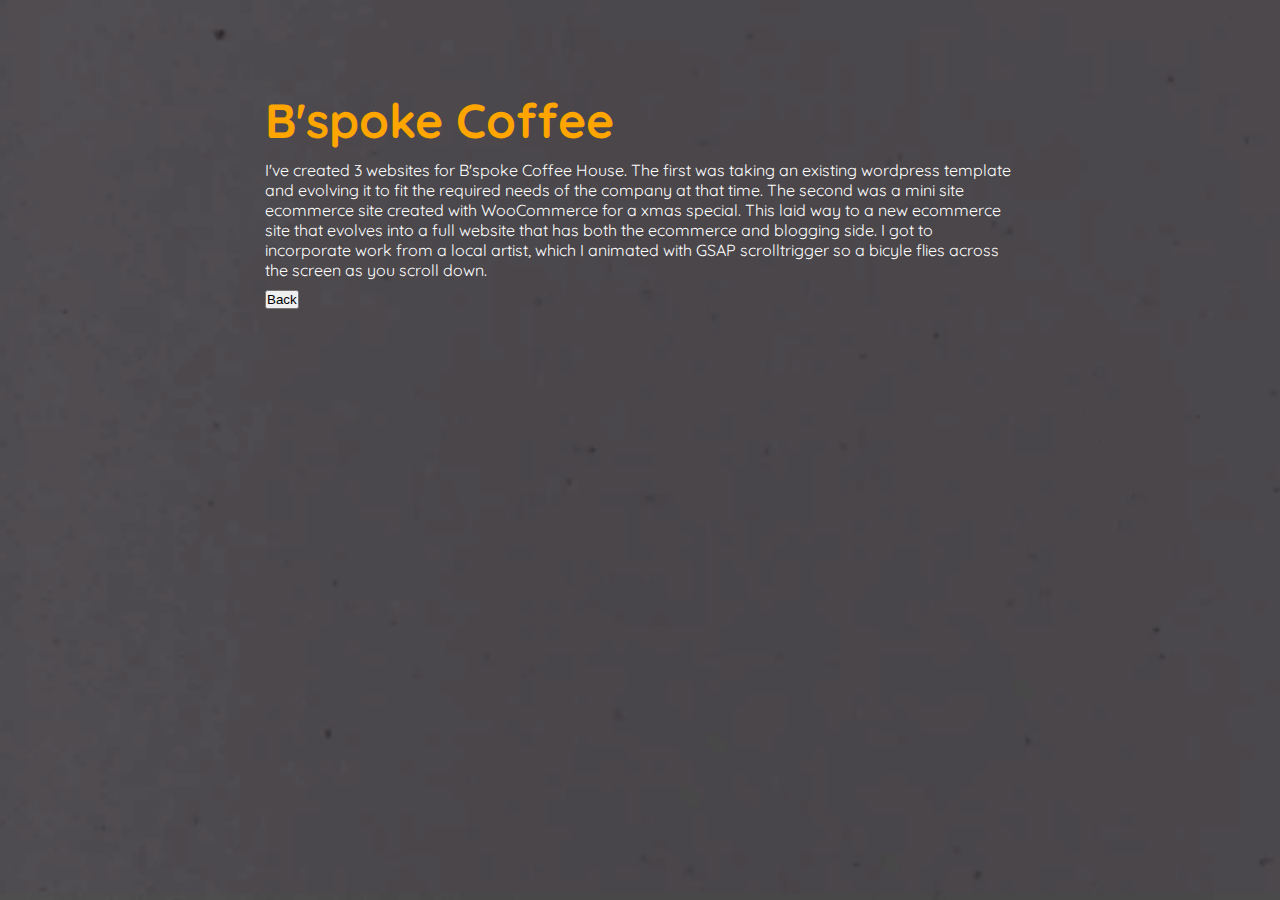
<file: docs/bspoke.html>
<!DOCTYPE html>
<html lang="en">
    <head>
        <meta charset="utf-8" />
        <meta name="viewport" content="width=device-width, initial-scale=1, shrink-to-fit=no" />
        <meta name="description" content="Ben Bayliss portfolio website" />
        <title>Misterben</title>

        <!--  <meta name="robots" content="noindex">-->

        <link rel="preconnect" href="https://fonts.googleapis.com" />
        <link rel="preconnect" href="https://fonts.gstatic.com" crossorigin />
        <link href="https://fonts.googleapis.com/css2?family=Quicksand&display=swap" rel="stylesheet" />

        <link rel="stylesheet" href="../css/style.css" />
    </head>

    <body>
		<div class="moreinfo">
		<h1>B'spoke Coffee</h1>
		
			<p>I've created 3 websites for B'spoke Coffee House. The first was taking an existing wordpress template and evolving it to fit the required needs of the company at that time. The second was a mini site ecommerce site created with WooCommerce for a xmas special. This laid way to a new ecommerce site that evolves into a full website that has both the ecommerce and blogging side. I got to incorporate work from a local artist, which I animated with GSAP scrolltrigger so a bicyle flies across the screen as you scroll down.</p>


		<button onclick="history.back()">  Back</button>
		</div>
	</body>
</file>
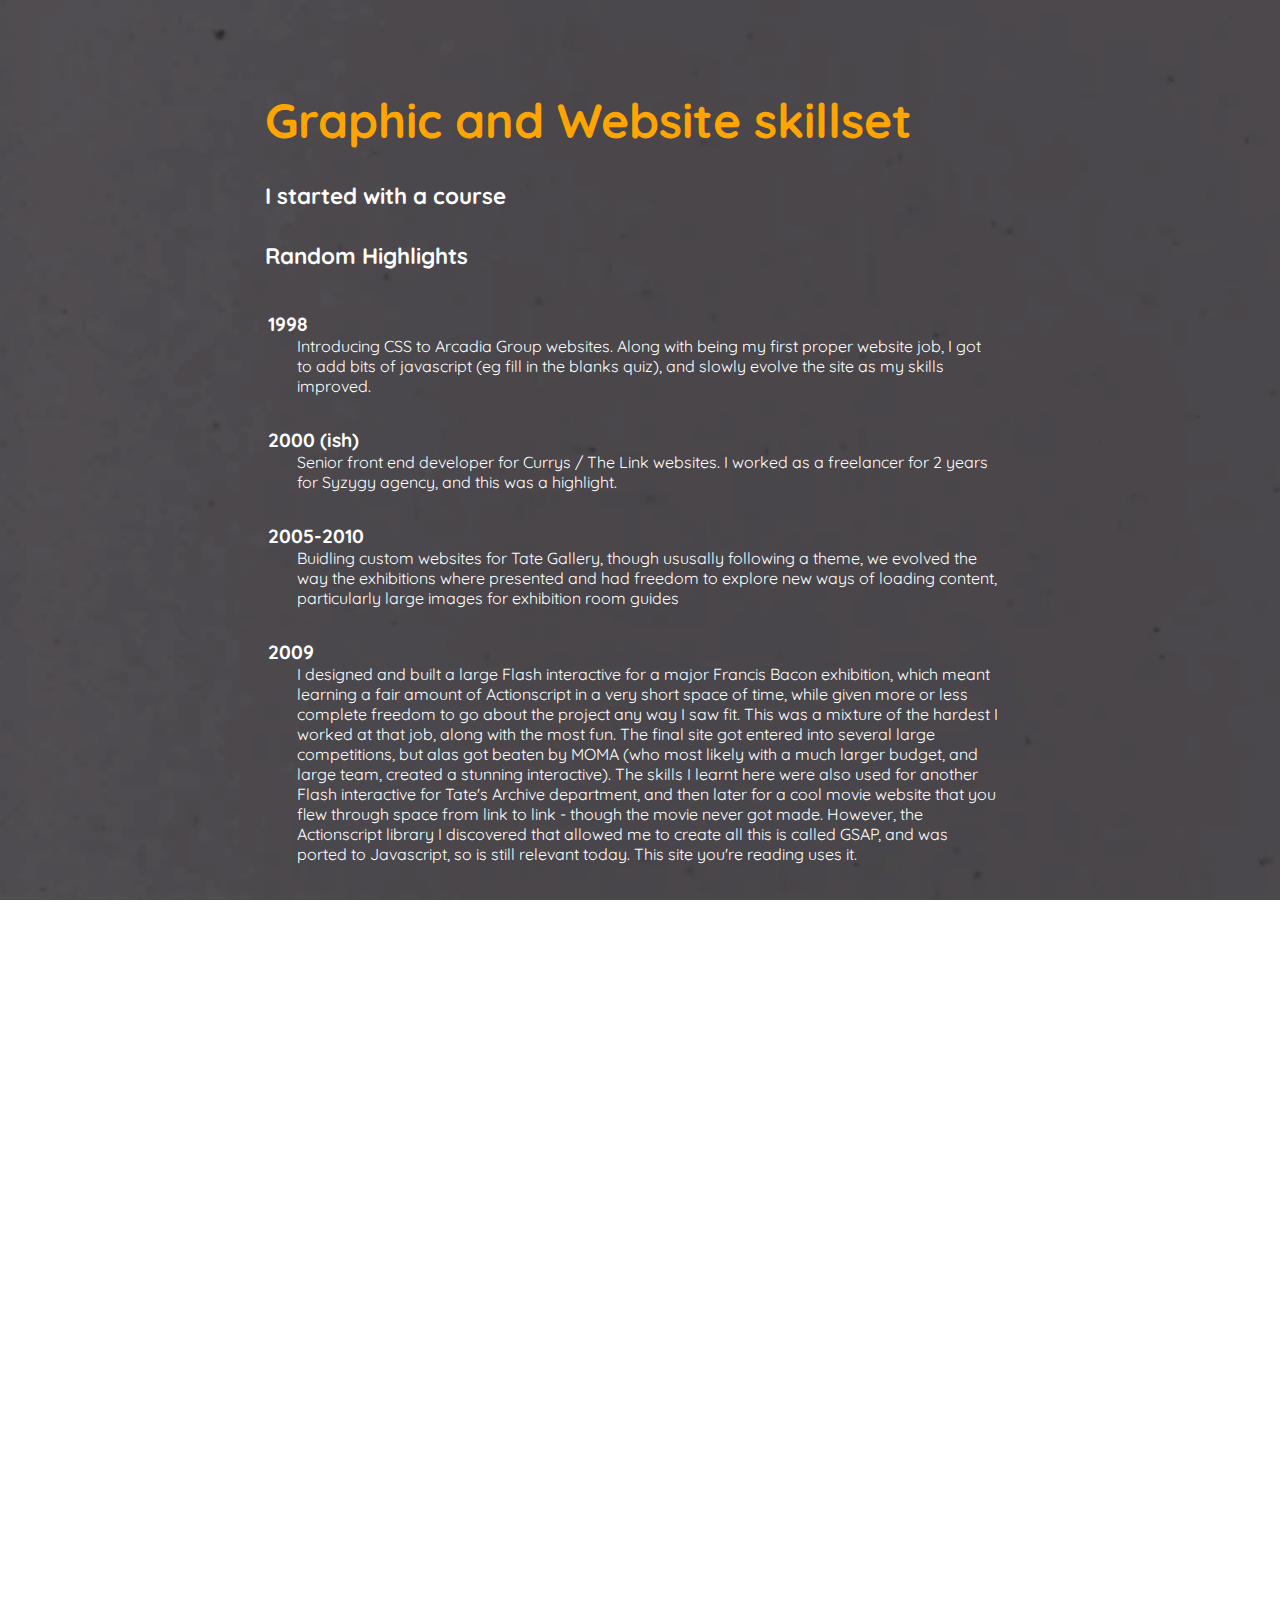
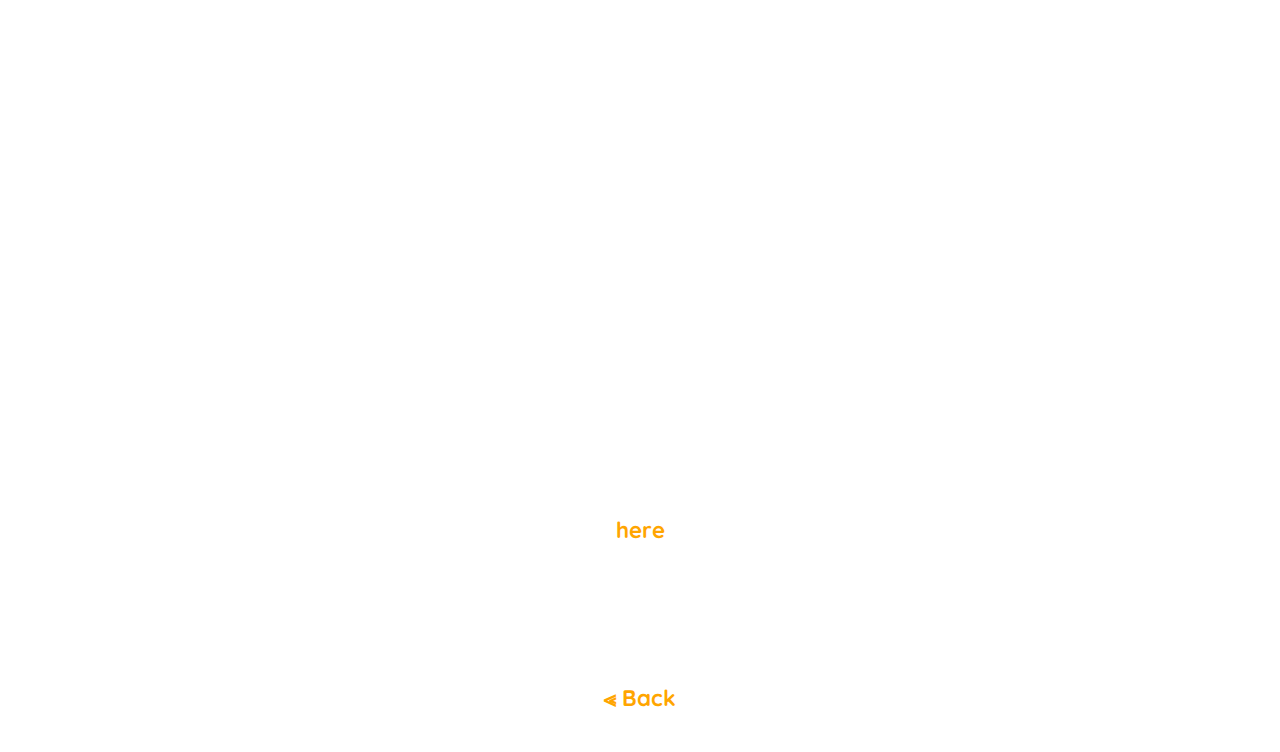
<file: docs/designer.html>
<!DOCTYPE html>
<html lang="en">
    <head>
        <meta charset="utf-8" />
        <meta name="viewport" content="width=device-width, initial-scale=1, shrink-to-fit=no" />
        <meta name="description" content="Ben Bayliss portfolio website" />
        <title>Misterben</title>

        <!--  <meta name="robots" content="noindex">-->

        <link rel="preconnect" href="https://fonts.googleapis.com" />
        <link rel="preconnect" href="https://fonts.gstatic.com" crossorigin />
        <link href="https://fonts.googleapis.com/css2?family=Quicksand&display=swap" rel="stylesheet" />





        <link rel="stylesheet" href="../css/style.css" />
    </head>

    <body>
		<div class="moreinfo">
		<h1>Graphic and Website skillset</h1>
		
			<h3>I started with a course 
                
            </h3>

            <h3>Random Highlights</h3>

            <p class="spacer-after">
                <ul>
                    <li><b>1998</b> Introducing CSS to Arcadia Group websites. Along with being my first proper website job, I got to add bits of javascript (eg fill in the blanks quiz), and slowly evolve the site as my skills improved.</li>
                    <li><b>2000 (ish)</b> Senior front end developer for Currys / The Link websites. I worked as a freelancer for 2 years for Syzygy agency, and this was a highlight.</li>
                    <li><b>2005-2010</b> Buidling custom websites for Tate Gallery, though ususally following a theme, we evolved the way the exhibitions where presented and had freedom to explore new ways of loading content, particularly large images for exhibition room guides</li>
                    <li><b>2009</b> I designed and built a large Flash interactive for a major Francis Bacon exhibition, which meant learning a fair amount of Actionscript in a very short space of time, while given more or less complete freedom to go about the project any way I saw fit. This was a mixture of the hardest I worked at that job, along with the most fun. The final site got entered into several large competitions, but alas got beaten by MOMA (who most likely with a much larger budget, and large team, created a stunning interactive). The skills I learnt here were also used for another Flash interactive for Tate's Archive department, and then later for a cool movie website that you flew through space from link to link - though the movie never got made. However, the Actionscript library I discovered that allowed me to create all this is called GSAP, and was ported to Javascript, so is still relevant today. This site you're reading uses it. </li>
                    <li><b>2013</b> Award winning NHS training website. I was brought on as a short term freelancer but stayed over 7 months (until they merged company and got rid of all freelancers). I had a lovely team to work with and helped create code that worked across numerous platforms.</li>
                    <li><b>2018</b> Learned how to code websites with Wordpress and built and customised a site for a small coffee company. I haven't learnt PHP, but understood enough to make tweaks to templates, and then mostly add CSS styling for changes</li>
                    <li><b>2020</b> I built another Wordpress site for the same company, but this time got my head around WooCommerce, and created a Christmas site.</li>
                    <li><b>2023</b> Again for the same company I took their WooCommerce site and rebuilt it into a complete website.</li>
                </ul>
            </p>

            <h3>Career Break</h3>
            
            <p>The gap above is due to a career break to look after children. I am currently retraining using primarily Scrimba website. They have an excellent interactive training course, so I'm trying to get back to speed as fast as possible.</p>

            <h3>Current Developer Skills</h3>

            <p>
                <ul>
                    <li><b>HTML5</b> Fairly solid</li>
                    <li><b>CSS3</b> Excellent grounding, but still learning many new tricks.</li>
                    <li><b>Javascript</b> Reasonable grasp, but still re-learning from scratch as I feel this will help me better understand React, which I'm also learning. ES6 didn't exist when I stopped, so learning that too.</li>
                    <li><b>Javascript libraries</b> GSAP, JQuery, a few others.</li>
                    <li><b>Github</b> Use all the time.</li>
                    <li><b>Wordpress</b> I can set up a site easily, add themes and customise to clients content.</li>
                </ul>
            </p>

            <h3>I'm mainly a designer. Read about my design skills <a href="designer.html">here</a>.</h3>






            <h3 class="links"><a title="back to main page" onclick="history.back();return false;"> &LessLess; Back</a></h3>
		</div>
	</body>
</file>
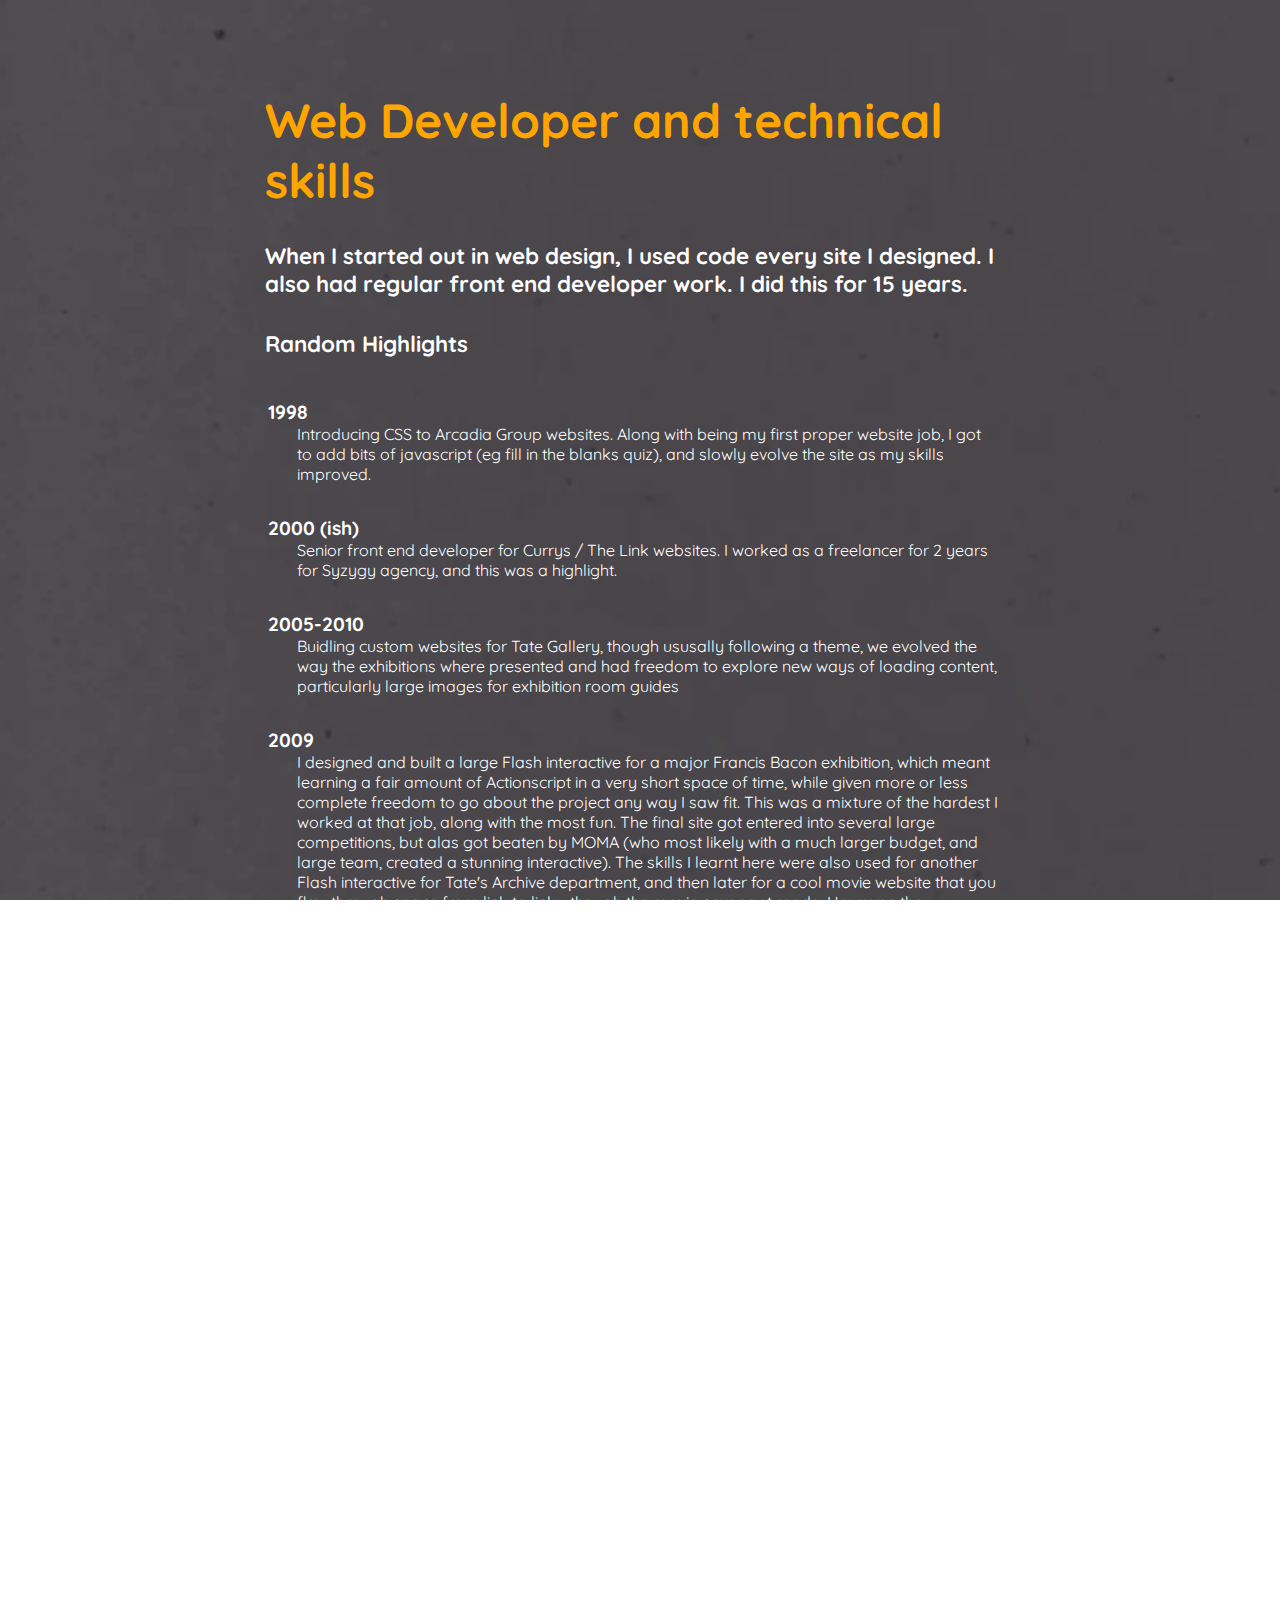
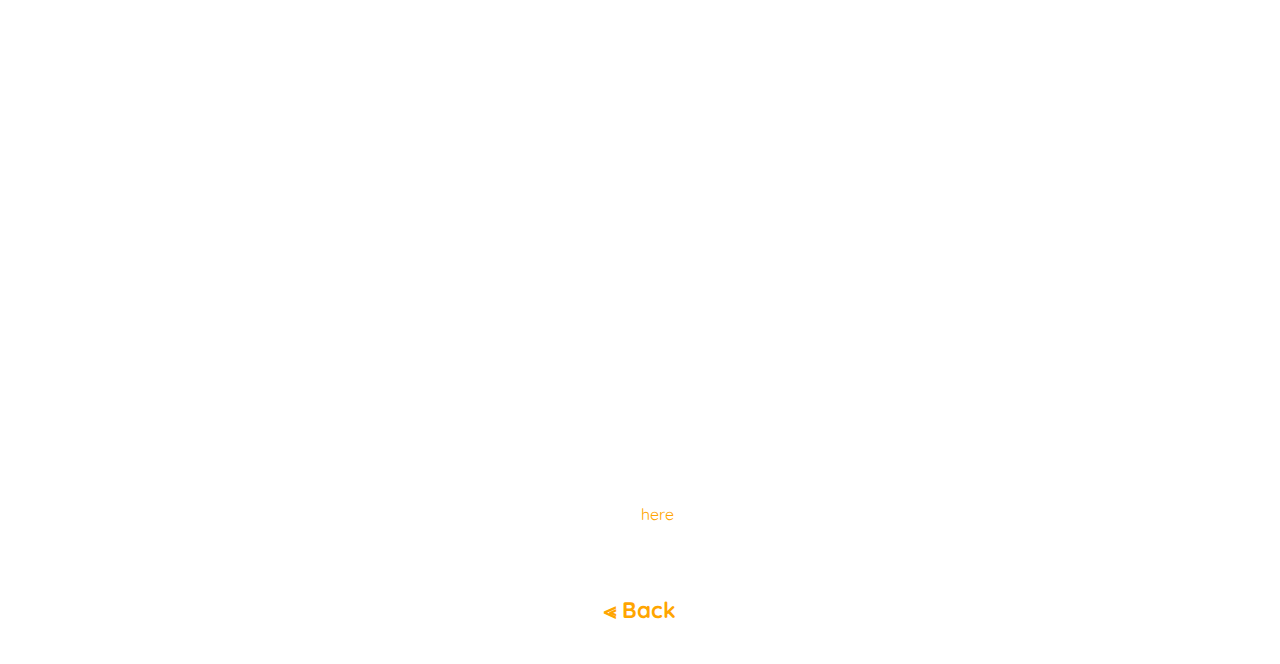
<file: docs/developer.html>
<!DOCTYPE html>
<html lang="en">
    <head>
        <meta charset="utf-8" />
        <meta name="viewport" content="width=device-width, initial-scale=1, shrink-to-fit=no" />
        <meta name="description" content="Ben Bayliss portfolio website" />
        <title>Misterben</title>

        <!--  <meta name="robots" content="noindex">-->

        <link rel="preconnect" href="https://fonts.googleapis.com" />
        <link rel="preconnect" href="https://fonts.gstatic.com" crossorigin />
        <link href="https://fonts.googleapis.com/css2?family=Quicksand&display=swap" rel="stylesheet" />

        <!-- <link rel="preconnect" href="https://fonts.googleapis.com">
        <link rel="preconnect" href="https://fonts.gstatic.com" crossorigin>
        <link href="https://fonts.googleapis.com/css2?family=Poppins:wght@400;600&family=Quicksand:wght@400;700&display=swap" rel="stylesheet">
 -->



        <link rel="stylesheet" href="../css/style.css" />
    </head>

    <body>
		<div class="moreinfo">
		<h1>Web Developer and technical skills</h1>
		
			<h3>When I started out in web design, I used code every site I designed. I also had regular front end developer work. I did this for 15 years.</h3>

            <h3>Random Highlights</h3>

            <p class="spacer-after">
                <ul>
                    <li><b>1998</b> Introducing CSS to Arcadia Group websites. Along with being my first proper website job, I got to add bits of javascript (eg fill in the blanks quiz), and slowly evolve the site as my skills improved.</li>
                    <li><b>2000 (ish)</b> Senior front end developer for Currys / The Link websites. I worked as a freelancer for 2 years for Syzygy agency, and this was a highlight.</li>
                    <li><b>2005-2010</b> Buidling custom websites for Tate Gallery, though ususally following a theme, we evolved the way the exhibitions where presented and had freedom to explore new ways of loading content, particularly large images for exhibition room guides</li>
                    <li><b>2009</b> I designed and built a large Flash interactive for a major Francis Bacon exhibition, which meant learning a fair amount of Actionscript in a very short space of time, while given more or less complete freedom to go about the project any way I saw fit. This was a mixture of the hardest I worked at that job, along with the most fun. The final site got entered into several large competitions, but alas got beaten by MOMA (who most likely with a much larger budget, and large team, created a stunning interactive). The skills I learnt here were also used for another Flash interactive for Tate's Archive department, and then later for a cool movie website that you flew through space from link to link - though the movie never got made. However, the Actionscript library I discovered that allowed me to create all this is called GSAP, and was ported to Javascript, so is still relevant today. This site you're reading uses it. </li>
                    <li><b>2013</b> Award winning NHS training website. I was brought on as a short term freelancer but stayed over 7 months (until they merged company and got rid of all freelancers). I had a lovely team to work with and helped create code that worked across numerous platforms.</li>
                    <li><b>2018</b> Learned how to code websites with Wordpress and built and customised a site for a small coffee company. I haven't learnt PHP, but understood enough to make tweaks to templates, and then mostly add CSS styling for changes</li>
                    <li><b>2020</b> I built another Wordpress site for the same company, but this time got my head around WooCommerce, and created a Christmas site.</li>
                    <li><b>2023</b> Again for the same company I took their WooCommerce site and rebuilt it into a complete website.</li>
                </ul>
            </p>

            <h3>Career Break</h3>
            
            <p>The gap above is due to a career break to look after children. I am currently retraining using primarily Scrimba website. They have an excellent interactive training course, so I'm trying to get back to speed as fast as possible.</p>

            <h3>Current Developer Skills</h3>

            <p>
                <ul>
                    <li><b>HTML5</b> Fairly solid</li>
                    <li><b>CSS3</b> Excellent grounding, but still learning many new tricks.</li>
                    <li><b>Javascript</b> Reasonable grasp, but still re-learning from scratch as I feel this will help me better understand React, which I'm also learning. ES6 didn't exist when I stopped, so learning that too.</li>
                    <li><b>Javascript libraries</b> GSAP, JQuery, a few others.</li>
                    <li><b>Github</b> Use all the time.</li>
                    <li><b>Wordpress</b> I can set up a site easily, add themes and customise to clients content.</li>
                </ul>
            </p>

            <p>I'm mainly a designer. Read about my design skills <a href="designer">here</a></p>






            <h3 class="links"><a title="back to main page" onclick="history.back();return false;"> &LessLess; Back</a></h3>
		</div>
	</body>
</file>
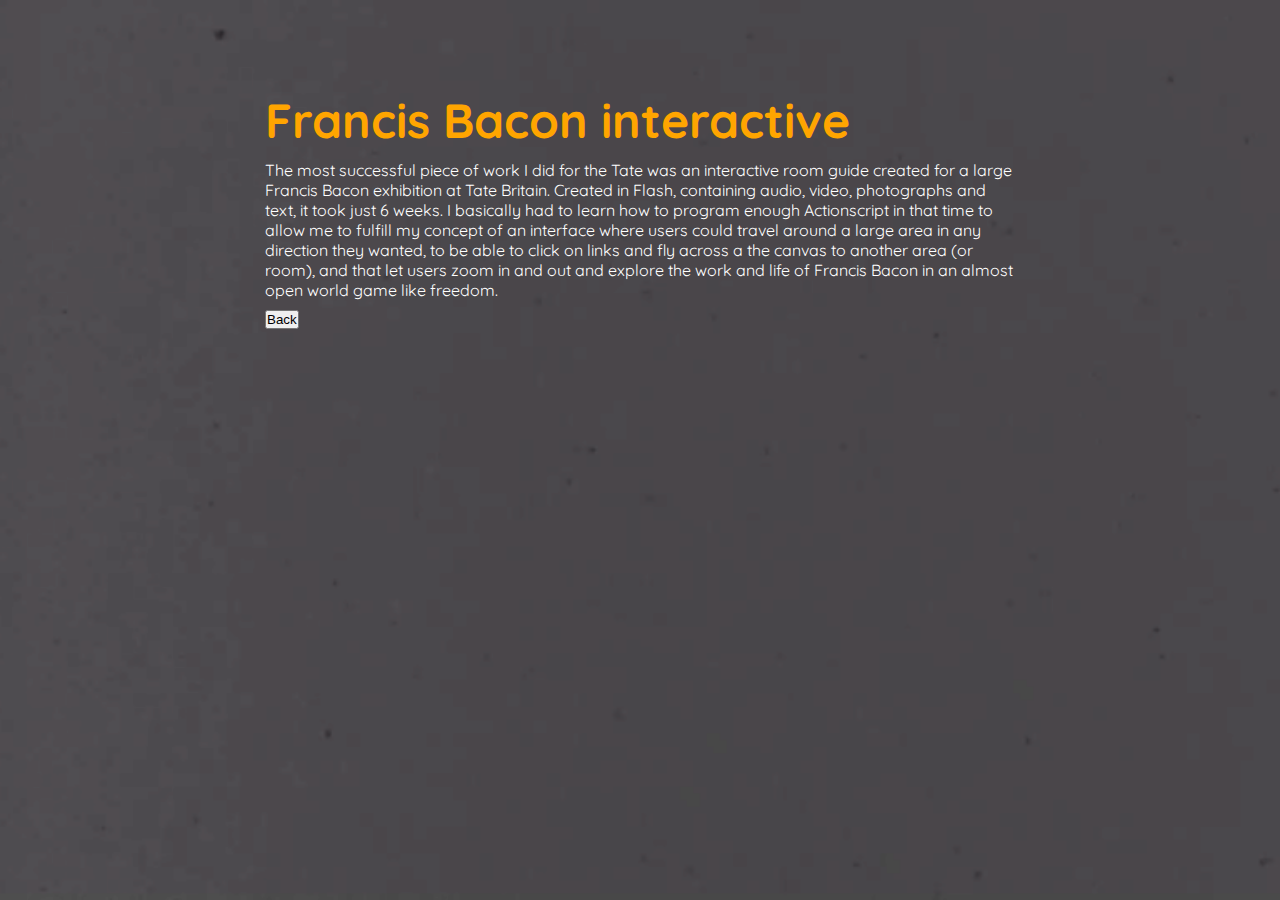
<file: docs/francis_bacon.html>
<!DOCTYPE html>
<html lang="en">
    <head>
        <meta charset="utf-8" />
        <meta name="viewport" content="width=device-width, initial-scale=1, shrink-to-fit=no" />
        <meta name="description" content="Ben Bayliss portfolio website" />
        <title>Misterben</title>

        <!--  <meta name="robots" content="noindex">-->

        <link rel="preconnect" href="https://fonts.googleapis.com" />
        <link rel="preconnect" href="https://fonts.gstatic.com" crossorigin />
        <link href="https://fonts.googleapis.com/css2?family=Quicksand&display=swap" rel="stylesheet" />

        <link rel="stylesheet" href="../css/style.css" />
    </head>

    <body>
		<div class="moreinfo">
		<h1>Francis Bacon interactive</h1>
		
			<p>The most successful piece of work I did for the Tate was an interactive room guide created for a large Francis Bacon exhibition at Tate Britain. Created in Flash, containing audio, video, photographs and text, it took just 6 weeks. I basically had to learn how to program enough Actionscript in that time to allow me to fulfill my concept of  an interface where users could travel around a large area in any direction they wanted, to be able to click on links and fly across a the canvas to another area (or room), and that let users zoom in and out and explore the work and life of Francis Bacon in an almost open world game like freedom.</p>


		<button onclick="history.back()">  Back</button>
		</div>
	</body>
</file>
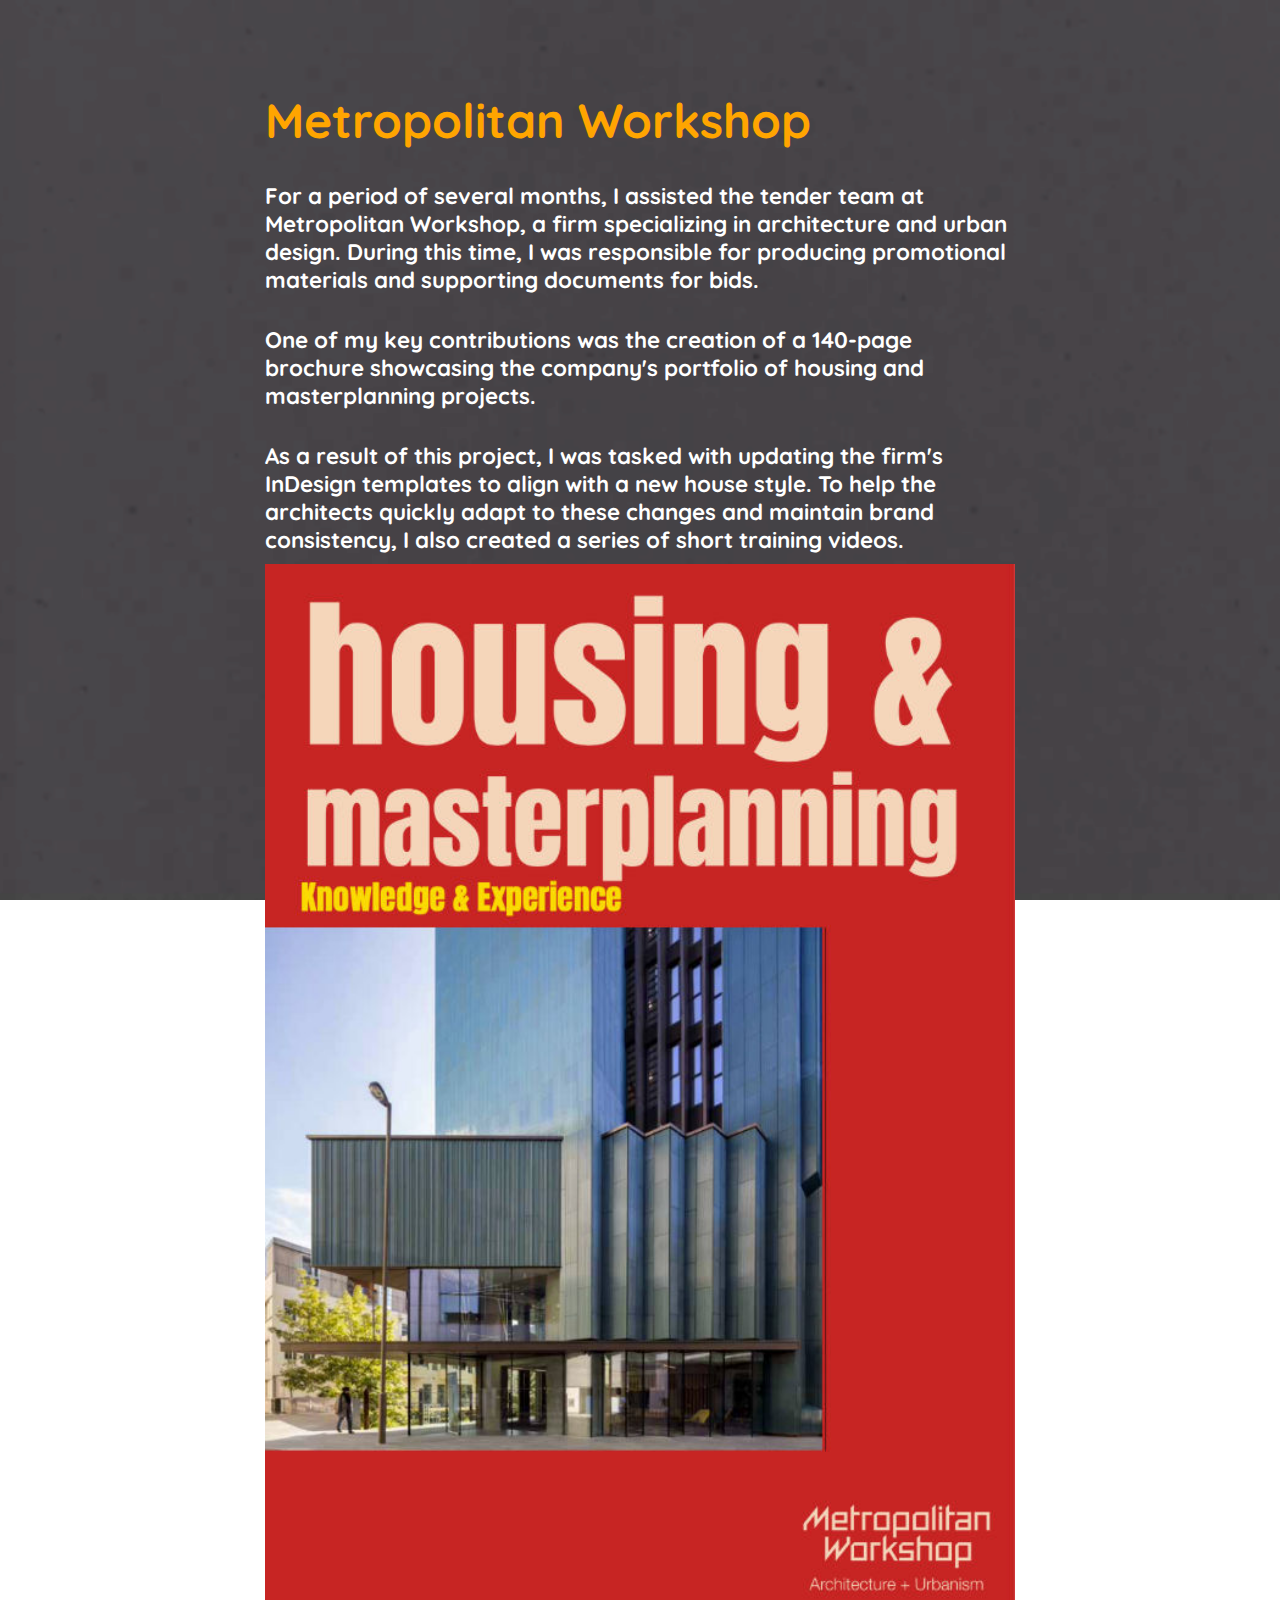
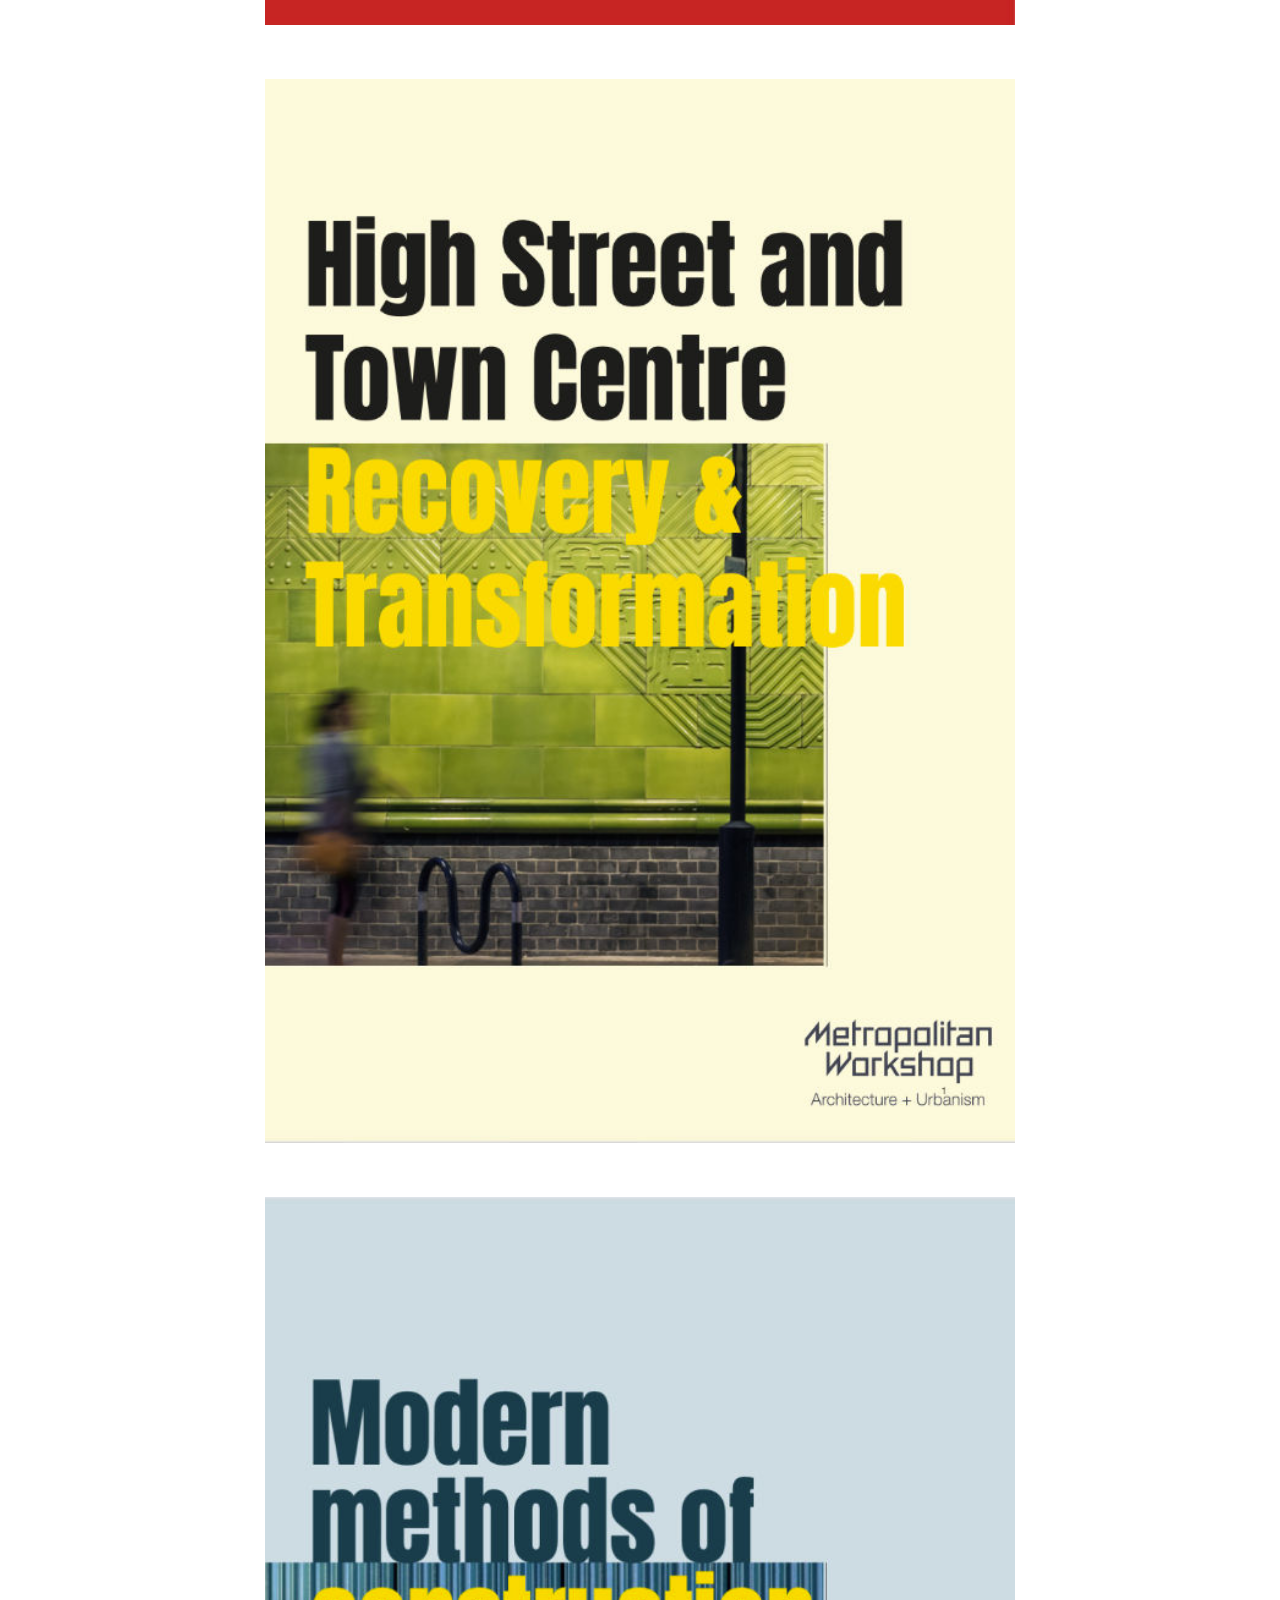
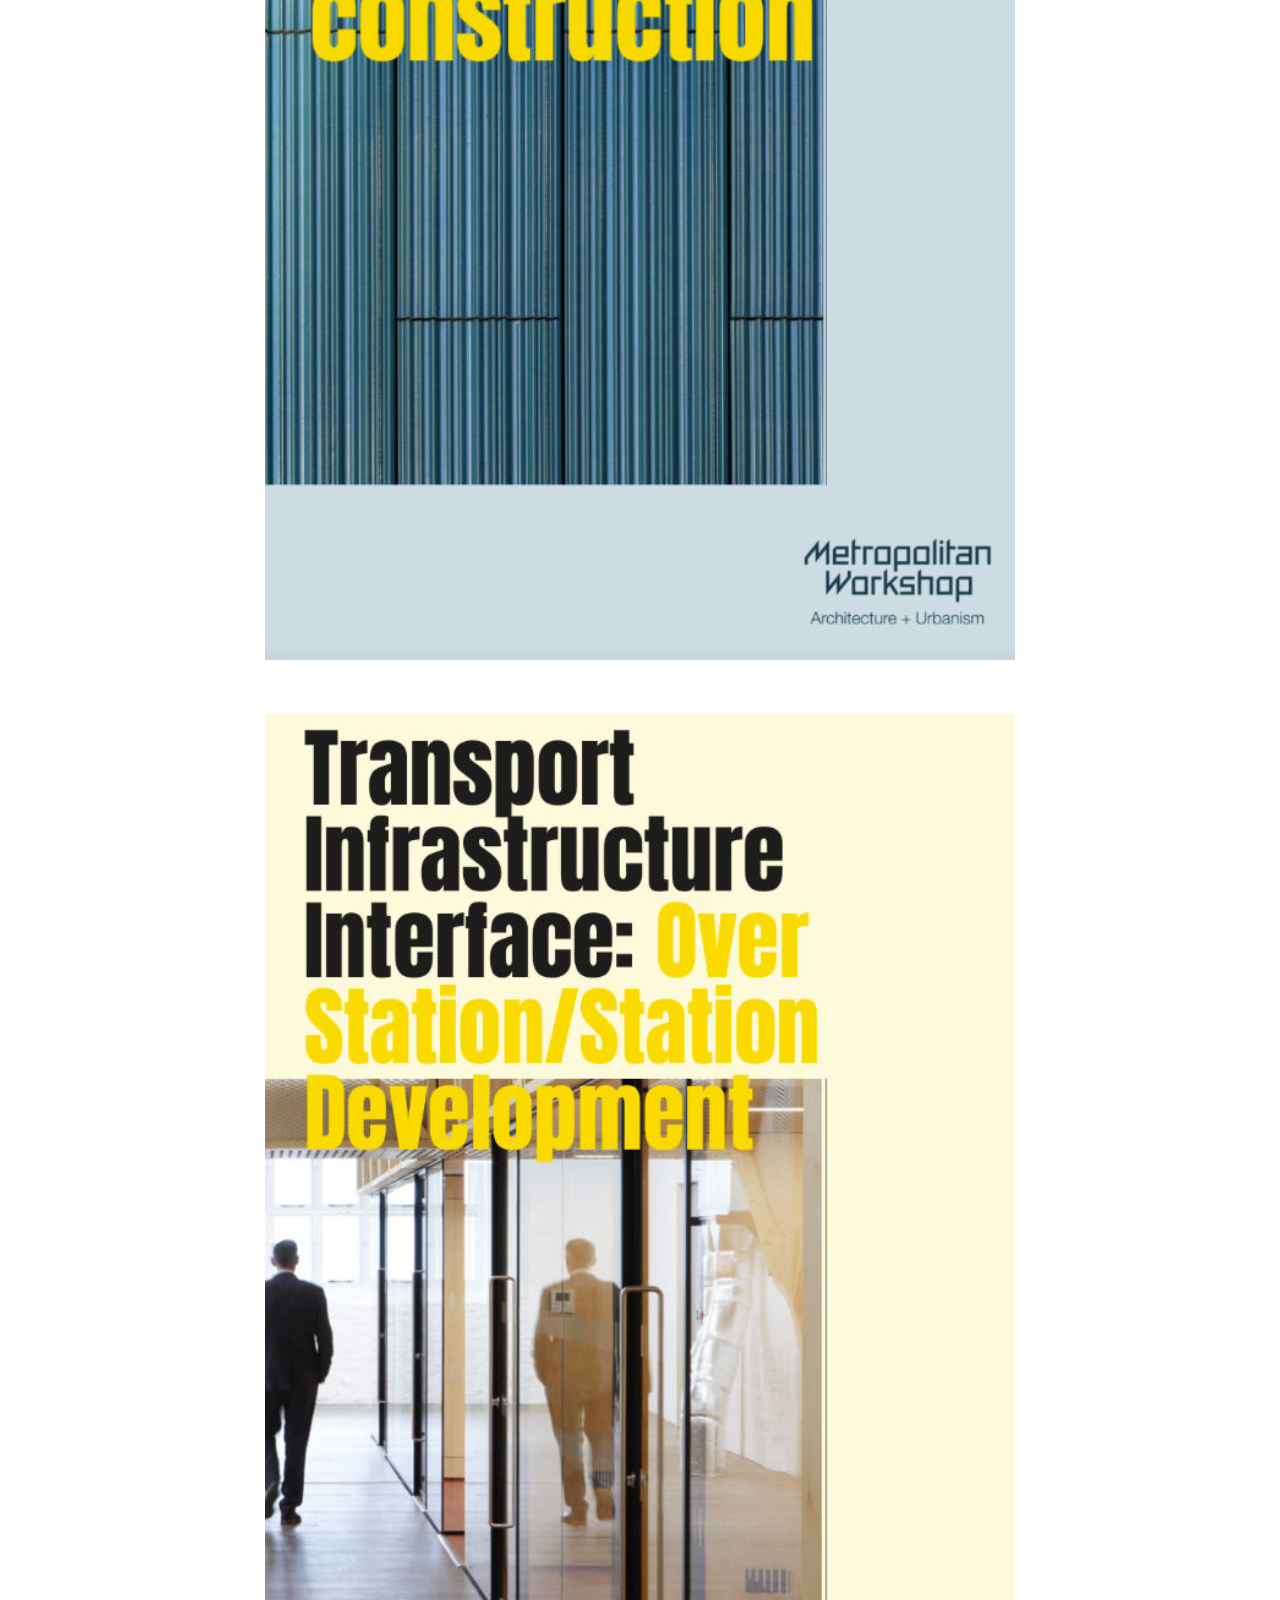
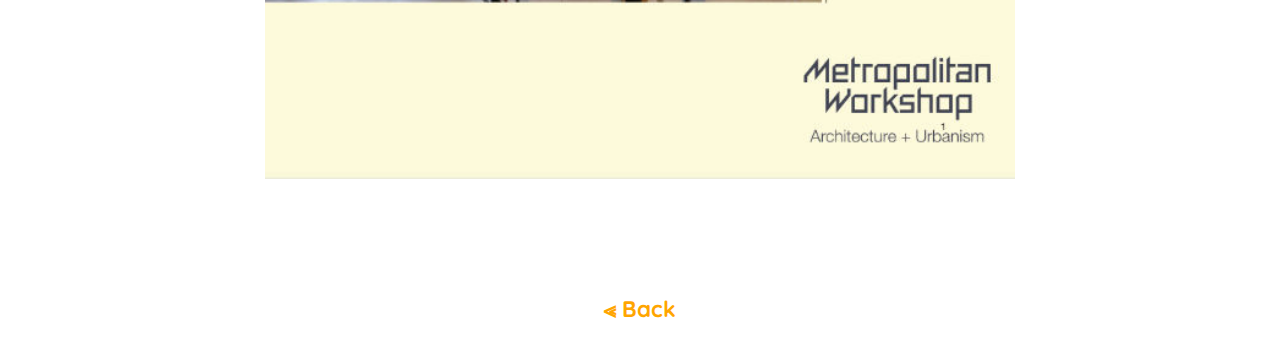
<file: docs/metropolitan.html>
<!DOCTYPE html>
<html lang="en">
    <head>
        <meta charset="utf-8" />
        <meta name="viewport" content="width=device-width, initial-scale=1, shrink-to-fit=no" />
        <meta name="description" content="Ben Bayliss portfolio website" />
        <title>Misterben</title>

        <!--  <meta name="robots" content="noindex">-->

        <link rel="preconnect" href="https://fonts.googleapis.com" />
        <link rel="preconnect" href="https://fonts.gstatic.com" crossorigin />
        <link href="https://fonts.googleapis.com/css2?family=Quicksand&display=swap" rel="stylesheet" />

        <link rel="stylesheet" href="../css/style.css" />
    </head>

    <body>
		<div class="moreinfo">
		<h1>Metropolitan Workshop</h1>

        <h3>For a period of several months, I assisted the tender team at Metropolitan Workshop, a firm specializing in architecture and urban design. During this time, I was responsible for producing promotional materials and supporting documents for bids.</h3>

        <h3>One of my key contributions was the creation of a 140-page brochure showcasing the company's portfolio of housing and masterplanning projects.</h3>
        
        <h3>As a result of this project, I was tasked with updating the firm's InDesign templates to align with a new house style. To help the architects quickly adapt to these changes and maintain brand consistency, I also created a series of short training videos.</h3>

        <p><img src="../img/metwork_housing.jpg" alt="Metropolitan Workshop Housing and Masterplanning brochure"></p>

        <p><img src="../img/metwork_highst.jpg" alt="Metropolitan Workshop brochure"></p>

        <p><img src="../img/metwork_mmoc.jpg" alt="Metropolitan Workshop brochure"></p>

        <p><img src="../img/metwork_transport.jpg" alt="Metropolitan Workshop brochure"></p>

        <h3 class="links"><a title="back to main page" onclick="history.back();return false;"> &LessLess; Back</a></h3>
		</div>
	</body>
</file>
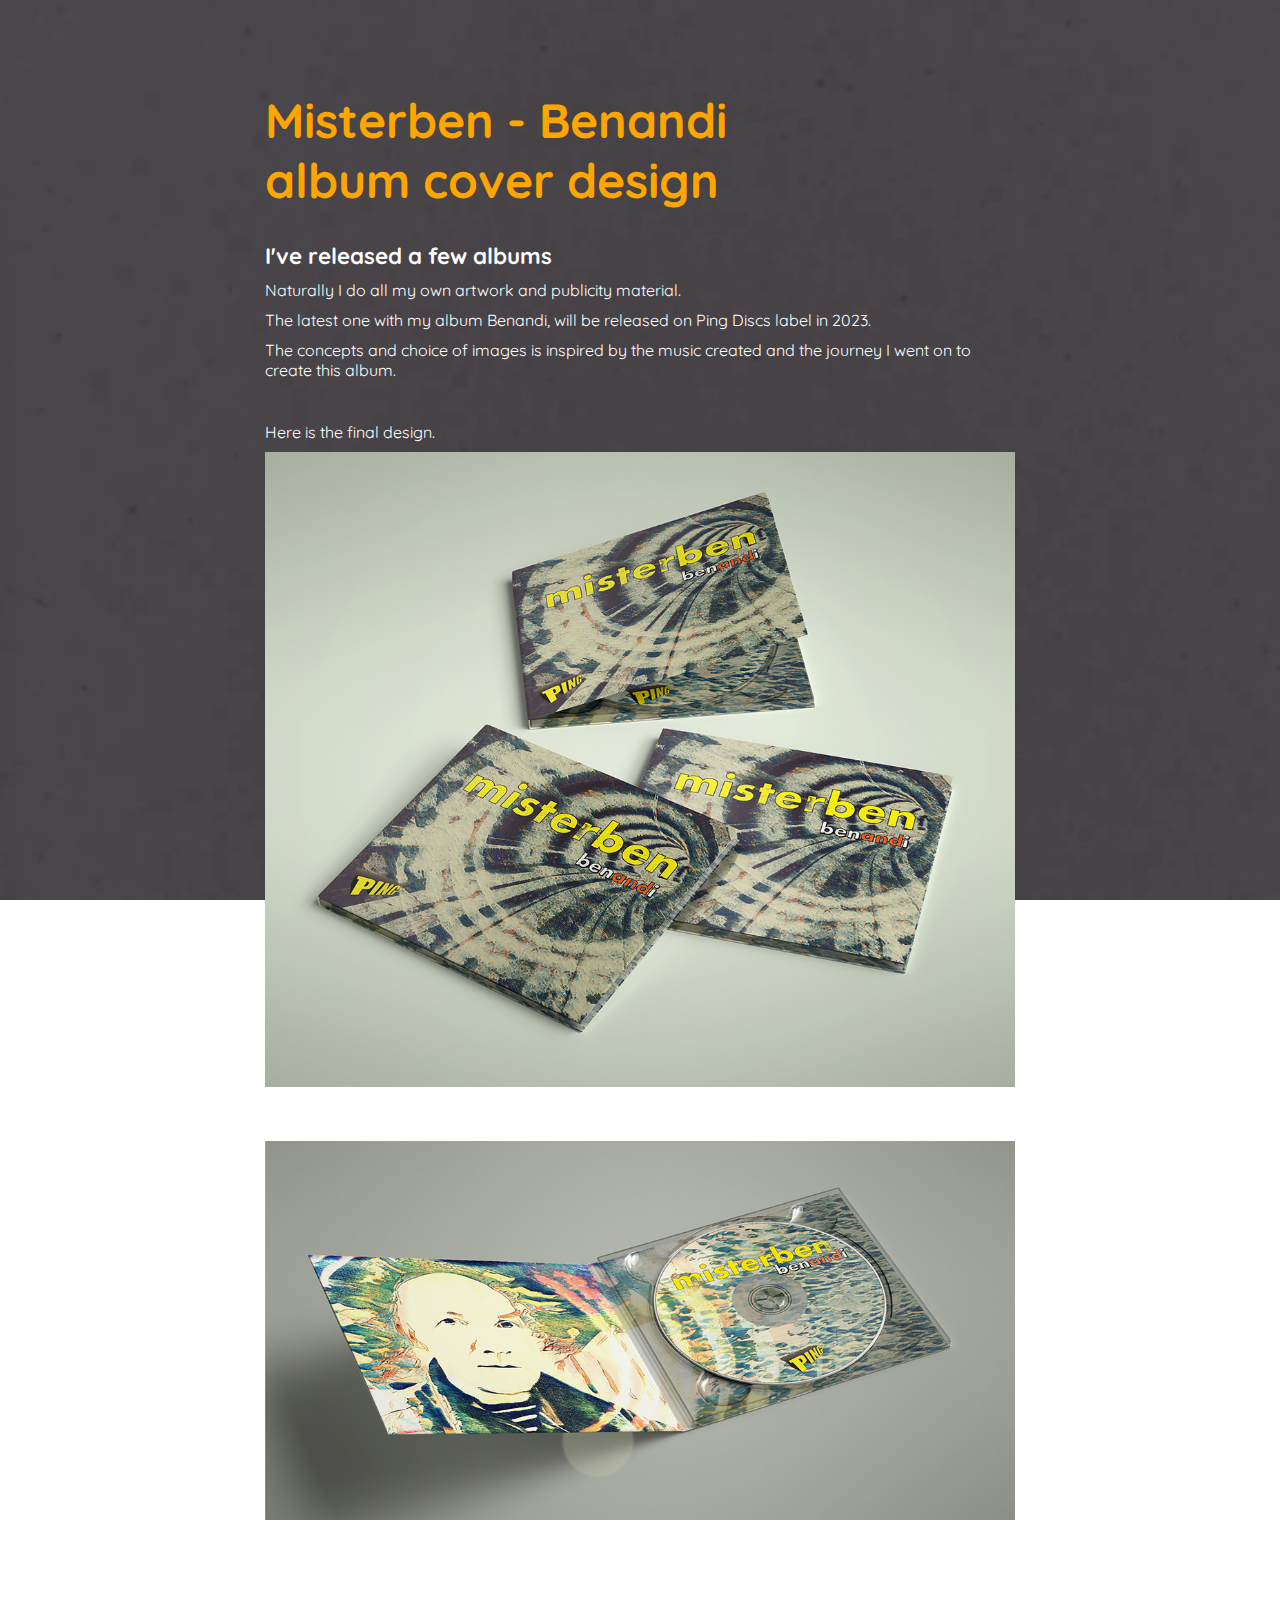
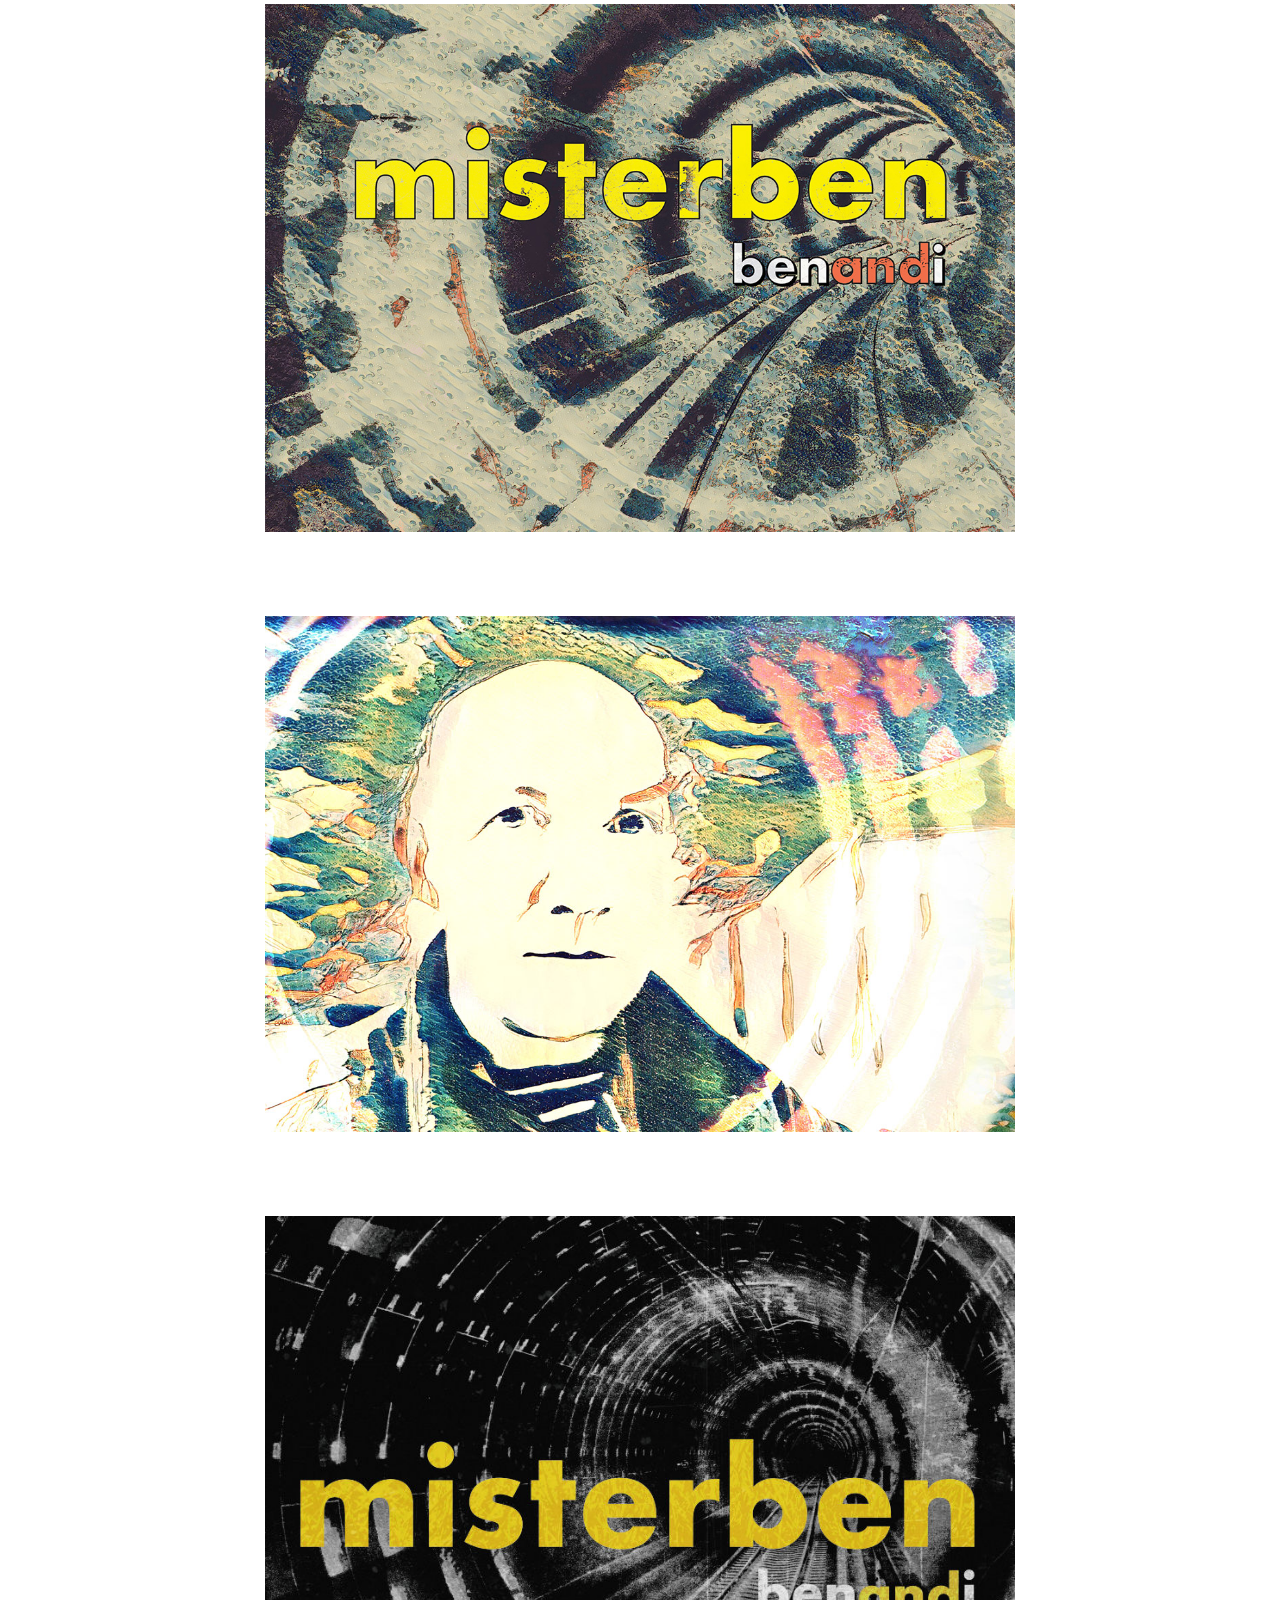
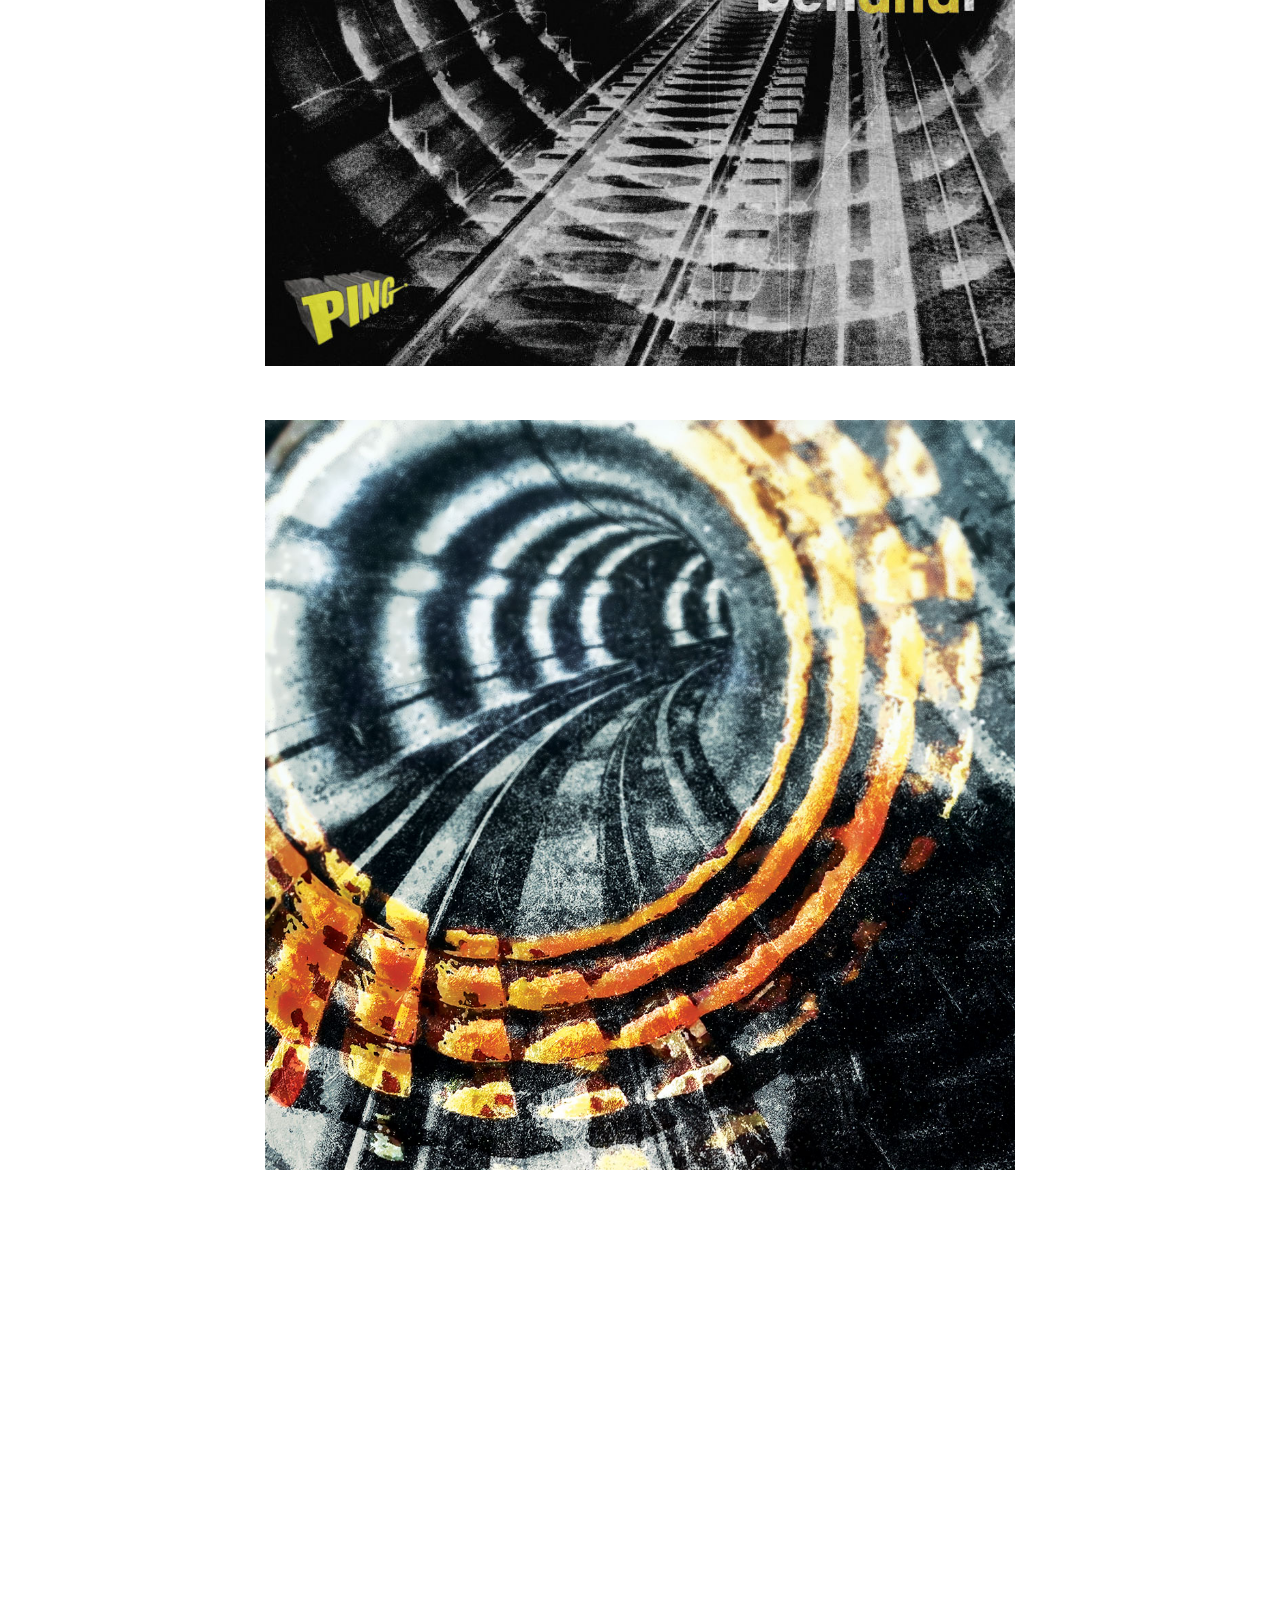
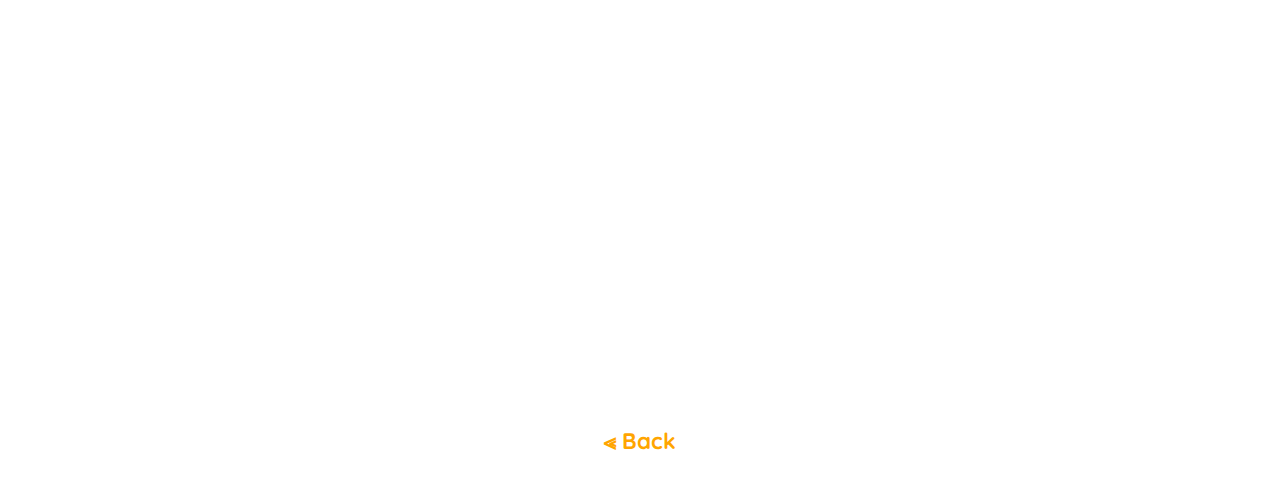
<file: docs/misterben_albums.html>
<!DOCTYPE html>
<html lang="en">
    <head>
        <meta charset="utf-8" />
        <meta name="viewport" content="width=device-width, initial-scale=1, shrink-to-fit=no" />
        <meta name="description" content="Ben Bayliss portfolio website" />
        <title>Misterben</title>

        <!--  <meta name="robots" content="noindex">-->

        <link rel="preconnect" href="https://fonts.googleapis.com" />
        <link rel="preconnect" href="https://fonts.gstatic.com" crossorigin />
        <link href="https://fonts.googleapis.com/css2?family=Quicksand&display=swap" rel="stylesheet" />

        <link rel="stylesheet" href="../css/style.css" />
    </head>

    <body>
		<div class="moreinfo">
		<h1>Misterben - Benandi<br>
            album cover design</h1>
		
			<h3>I've released a few albums</h3>

            <p>Naturally I do all my own artwork and publicity material.</p>

            <p>The latest one with my album Benandi, will be released on Ping Discs label in 2023.</p>

            <p class="spacer-after">The concepts and choice of images is inspired by the music created and the journey I went on to create this album.</p>

            <p>Here is the final design. </p>

            <p><img src="../img/misterben_benandi_front.jpg" alt="Misterben benandi album design"></p>

            <p><img src="../img/misterben_benandi_inner.jpg" alt="Misterben benandi album design"></p>

            <p>Front cover close up.</p>
            
            <p><img src="../img/misterben_benandi_closeup.jpg" alt="Misterben benandi album design"><p>            
            
            <p>Inner close up.</p>
            
            <p><img src="../img/misterben_benandi_closeup-inner.jpg" alt="Misterben benandi album design"></p>

            <p>Here are a couple of earlier concepts.</p>
            
            <p><img src="../img/misterben_benandi2.jpg" alt="Misterben benandi album design"></p>

            <p><img src="../img/misterben_album_idea.jpg" alt="Misterben benandi album design"></p>

            <p>In After Effects and Premiere Pro, I have also been creating promo shorts for this release such as the one below.</p>

            <p style="text-align: center;"><iframe width="381" height="677" src="https://www.youtube.com/embed/UfKtbYjthv8" title="misterben instagram promo" frameborder="0" allow="accelerometer; autoplay; clipboard-write; encrypted-media; gyroscope; picture-in-picture; web-share" allowfullscreen></iframe></p>

            <h3 class="links"><a title="back to main page" onclick="history.back();return false;"> &LessLess; Back</a></h3>
		</div>
	</body>
</file>
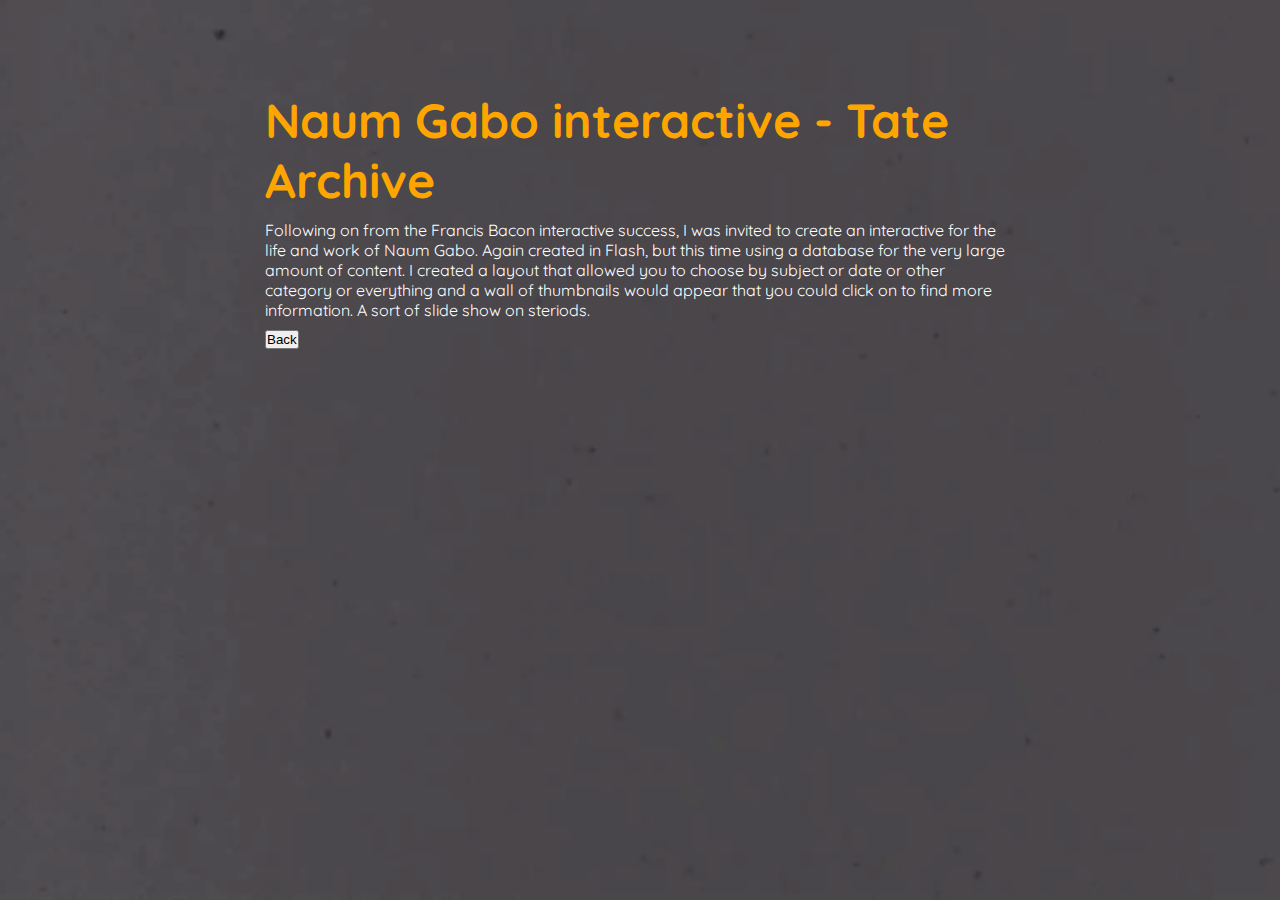
<file: docs/naum_gabo.html>
<!DOCTYPE html>
<html lang="en">
    <head>
        <meta charset="utf-8" />
        <meta name="viewport" content="width=device-width, initial-scale=1, shrink-to-fit=no" />
        <meta name="description" content="Ben Bayliss portfolio website" />
        <title>Misterben</title>

        <!--  <meta name="robots" content="noindex">-->

        <link rel="preconnect" href="https://fonts.googleapis.com" />
        <link rel="preconnect" href="https://fonts.gstatic.com" crossorigin />
        <link href="https://fonts.googleapis.com/css2?family=Quicksand&display=swap" rel="stylesheet" />

        <link rel="stylesheet" href="../css/style.css" />
    </head>

    <body>
		<div class="moreinfo">
		<h1>Naum Gabo interactive - Tate Archive</h1>
		
			<p>Following on from the Francis Bacon interactive success, I was invited to create an interactive for the life and work of Naum Gabo. Again created in Flash, but this time using a database for the very large amount of content. I created a layout that allowed you to choose by subject or date or other category or everything and a wall of thumbnails would appear that you could click on to find more information. A sort of slide show on steriods.</p>


		<button onclick="history.back()">  Back</button>
		</div>
	</body>
</file>
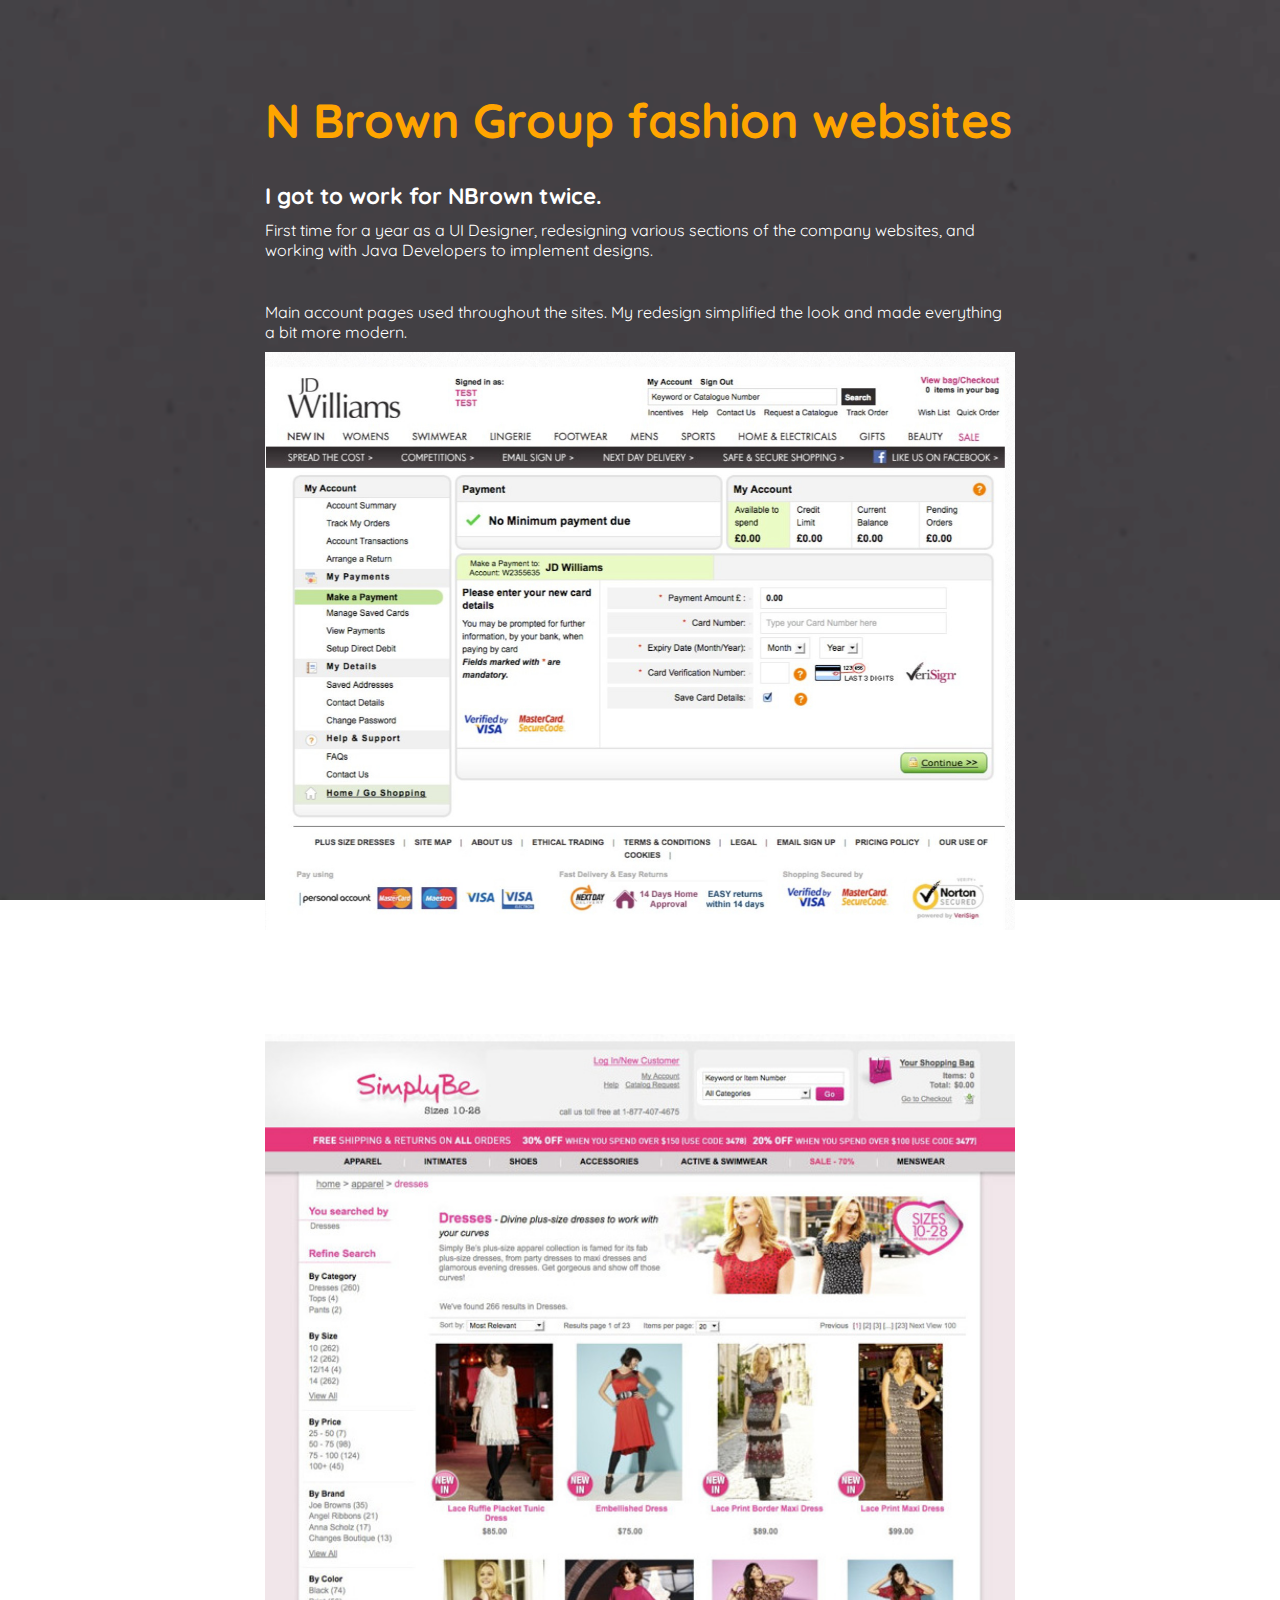
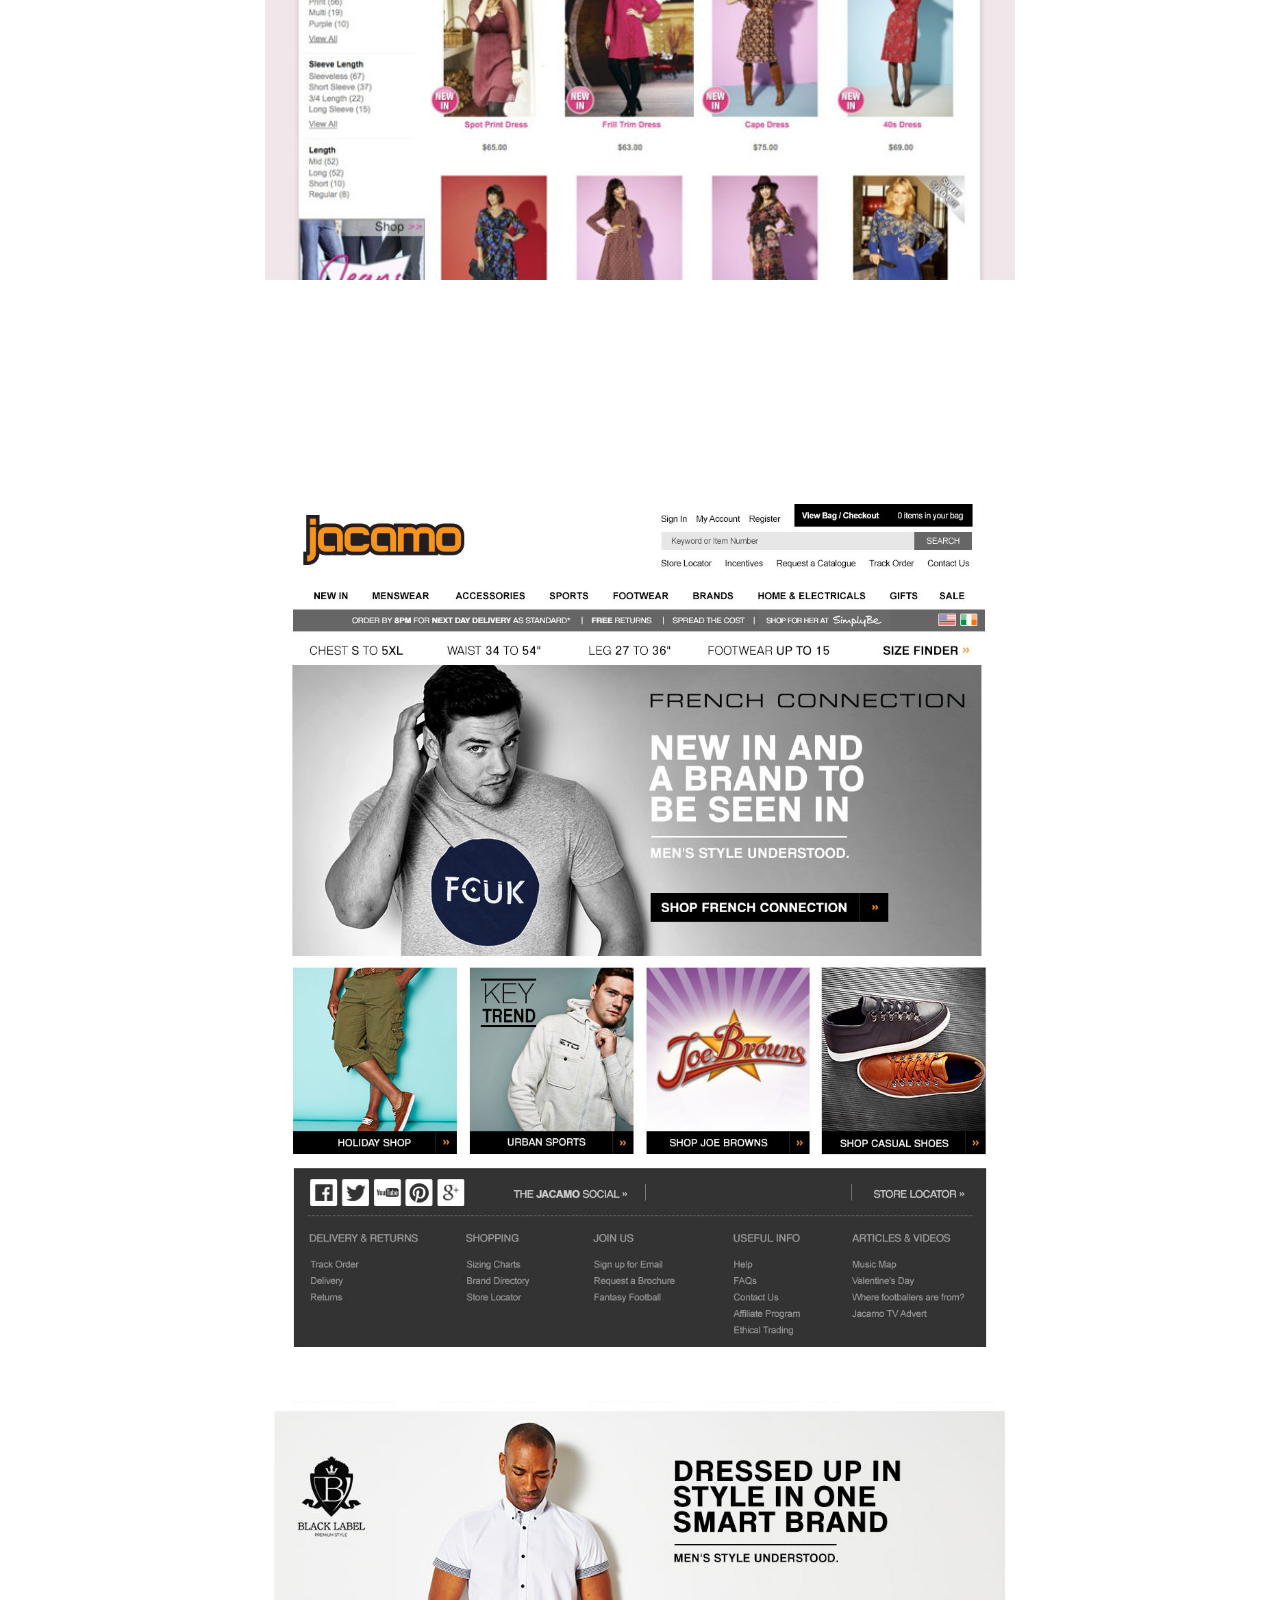
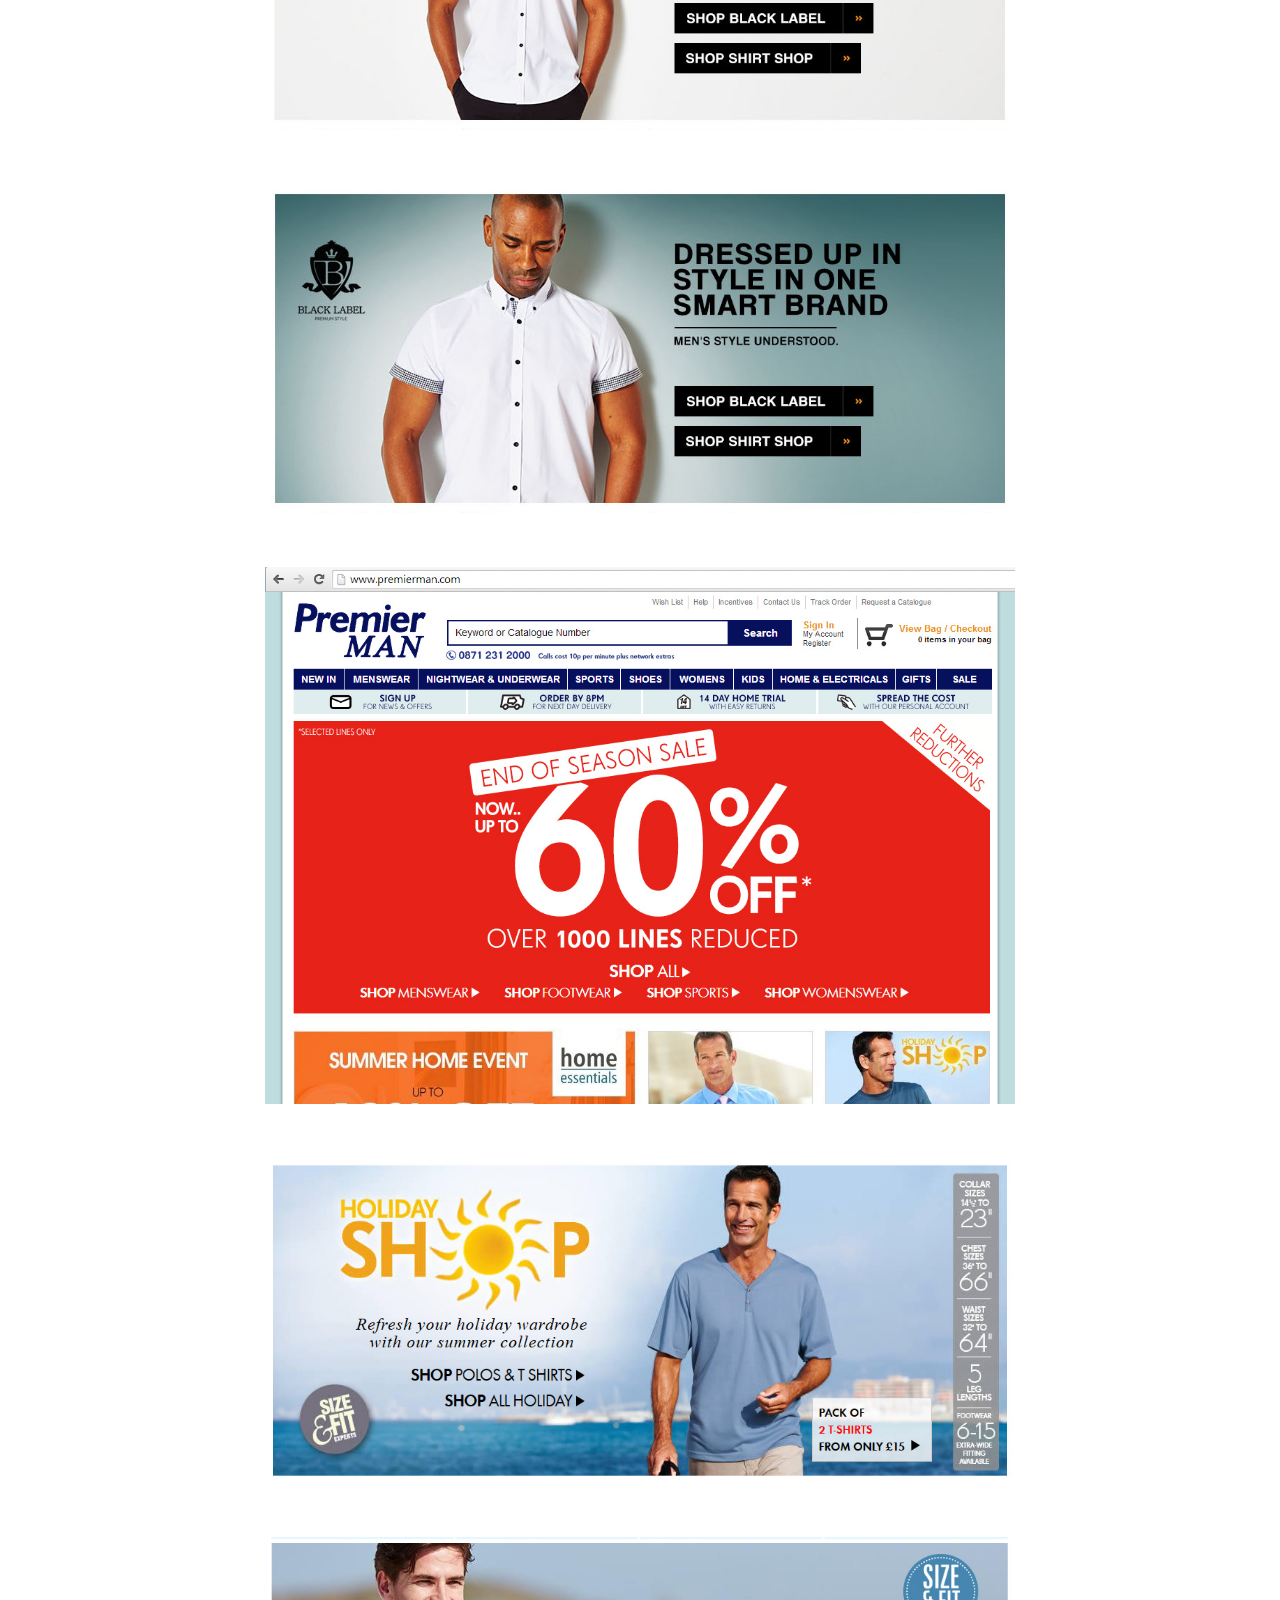
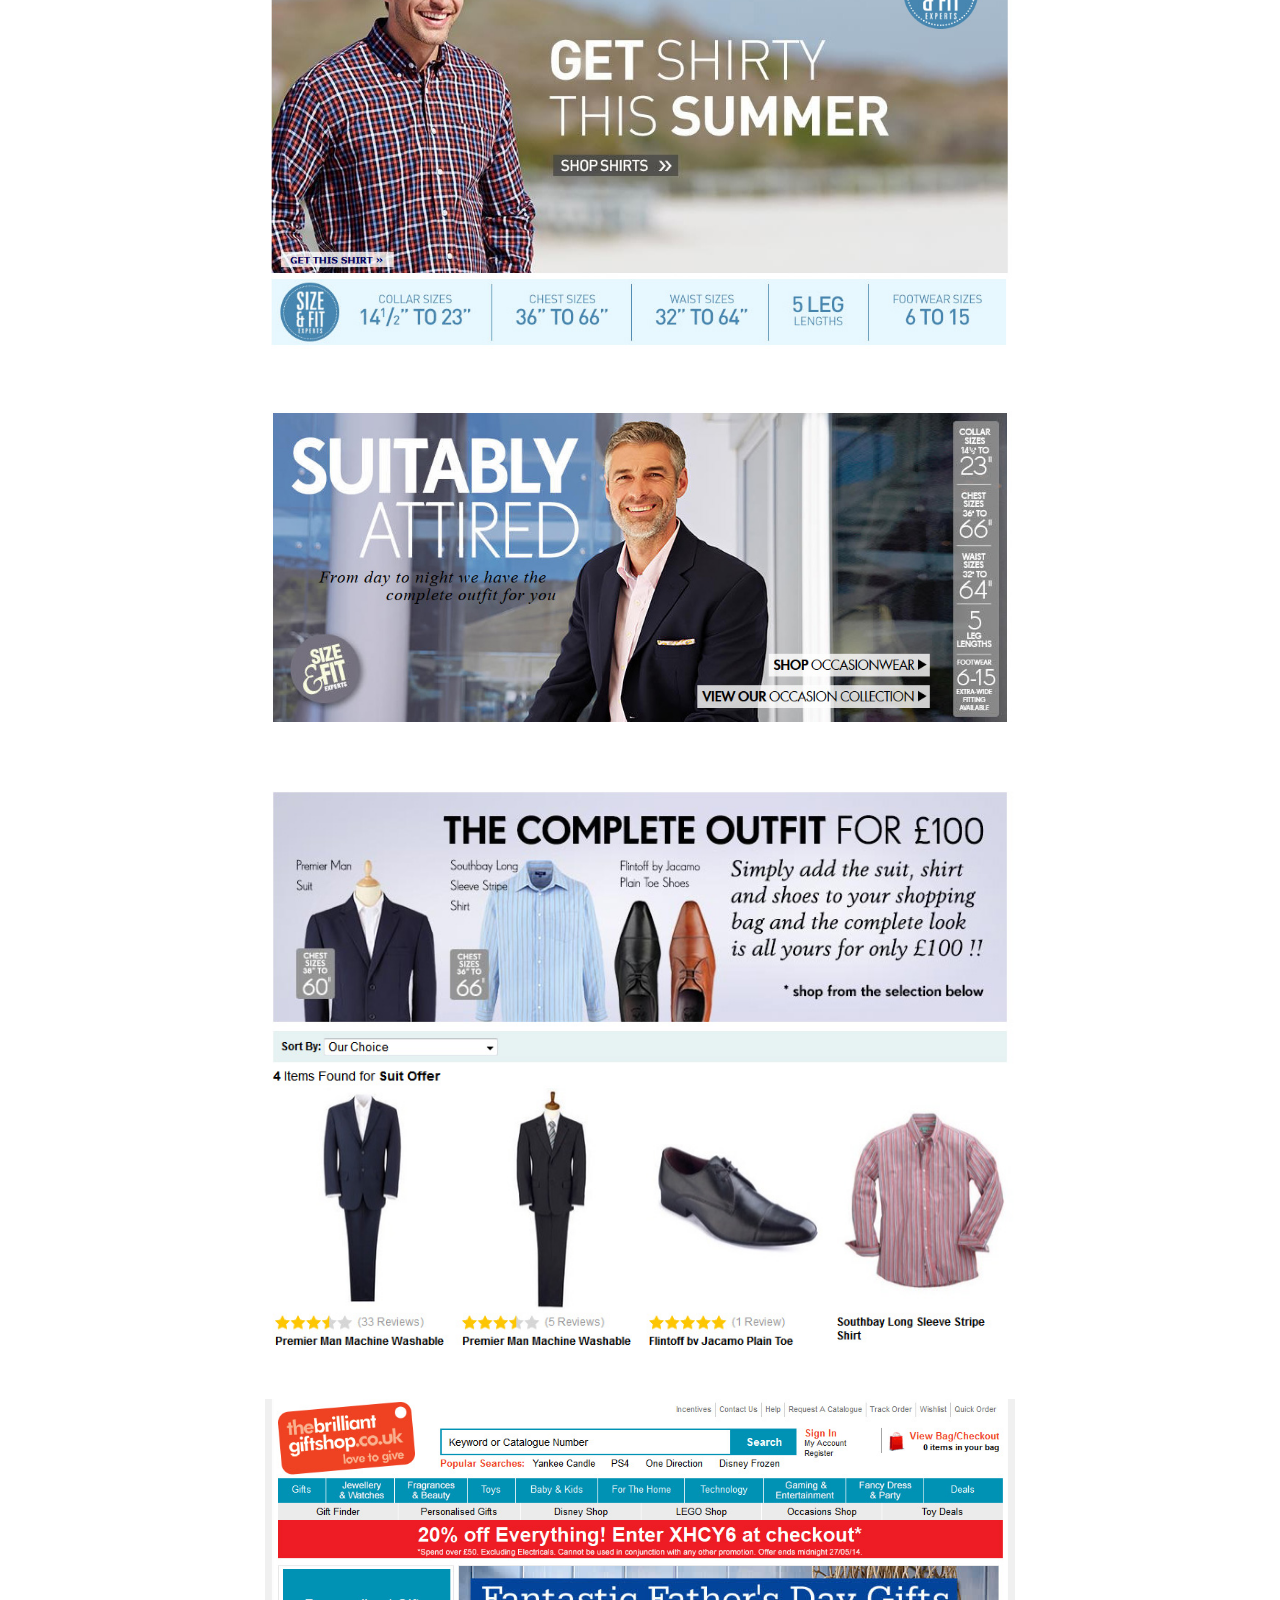
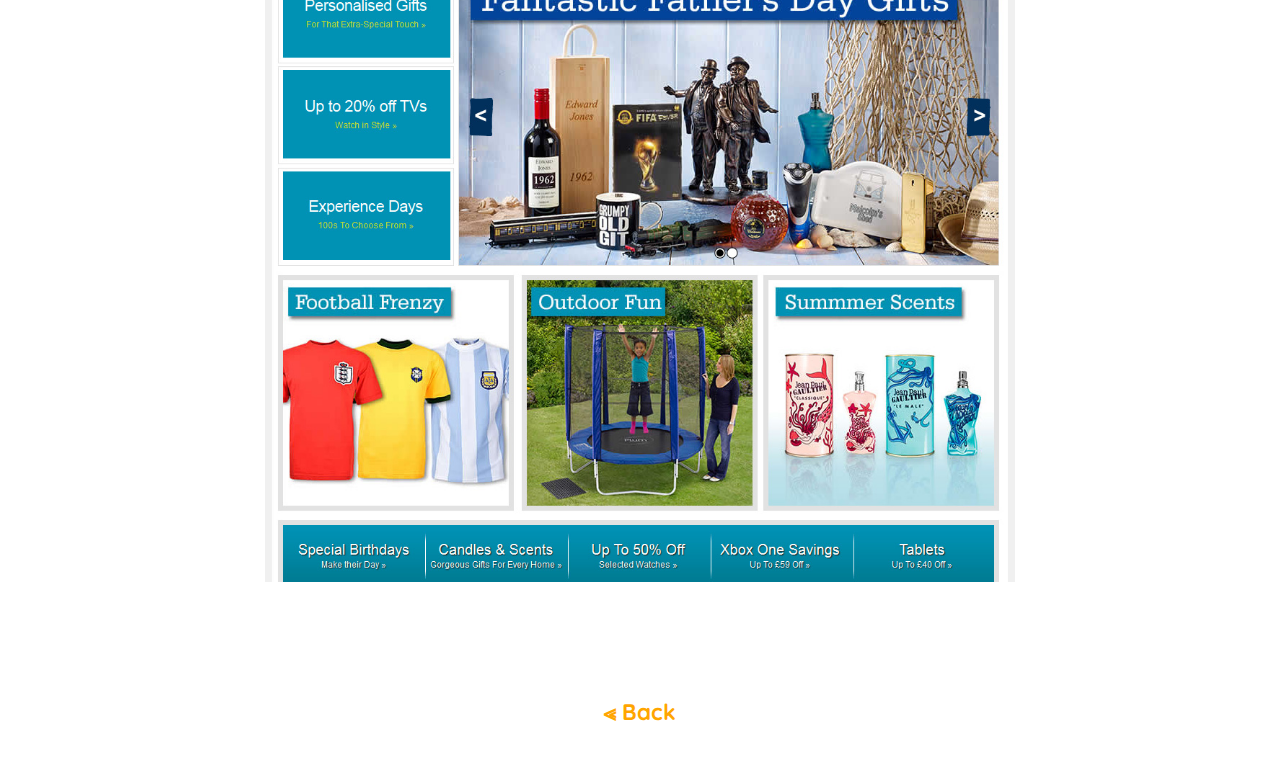
<file: docs/nbrown.html>
<!DOCTYPE html>
<html lang="en">
    <head>
        <meta charset="utf-8" />
        <meta name="viewport" content="width=device-width, initial-scale=1, shrink-to-fit=no" />
        <meta name="description" content="Ben Bayliss portfolio website" />
        <title>Misterben</title>

        <!--  <meta name="robots" content="noindex">-->

        <link rel="preconnect" href="https://fonts.googleapis.com" />
        <link rel="preconnect" href="https://fonts.gstatic.com" crossorigin />
        <link href="https://fonts.googleapis.com/css2?family=Quicksand&display=swap" rel="stylesheet" />

        <link rel="stylesheet" href="../css/style.css" />
    </head>

    <body>
		<div class="moreinfo">
		<h1>N Brown Group fashion websites</h1>
		
			<h3>I got to work for NBrown twice.</h3>

            <p class="spacer-after">First time for a year as a UI Designer, redesigning various sections of the company websites, and working with Java Developers to implement designs.</p>


            <p>Main account pages used throughout the sites. My redesign simplified the look and made everything a bit more modern.</p>
            <p><img src="/img/JDWilliams4.jpg" alt="JD Williams account page"></p>

            <p>Simply Be USA product index pages. I tweaked the designs to make images bigger and allow for promo badges over the products.</p>
            <p><img src="/img/simplybe1.jpg" alt="Simply Be fashion page"></p>

            <h3>2nd time, a completely different role.</h3>

            <p>I then went back a couple of years later as a freelance web designer, this time working on their day to day fashion sites, working to very tight deadlines  with numerous projects needing to be completed every day. I would create layouts with photos and text, along with coding the pages and really enjoyed the fast pace of this role. Examples below include Jacamo, Premier Man and Brillian Gift Shop.</p>

            <p><img src="/img/jacamo_1.jpg" alt="Jacamo fashion page"></p>

            <p><img src="/img/jacamo_3.jpg" alt="Jacamo fashion page"></p>

            <p><img src="/img/jacamo_2.jpg" alt="Jacamo fashion page"></p>
            
            <p><img src="/img/premierman_1.jpg" alt="Premier Man fashion page"></p>
            
            <p><img src="/img/premierman_2.jpg" alt="Premier Man fashion page"></p>
            
            <p><img src="/img/premierman_3.jpg" alt="Premier Man fashion page"></p>
            
            <p><img src="/img/premierman_4.jpg" alt="Premier Man fashion page"></p>

            <p><img src="/img/premierman_5.jpg" alt="Premier Man fashion page"></p>

            <p><img src="/img/brilliant_gift_shop.jpg" alt="Brillian Gift Shop fashion page"></p>



            <h3 class="links"><a title="back to main page" onclick="history.back();return false;"> &LessLess; Back</a></h3>
		</div>
	</body>
</file>
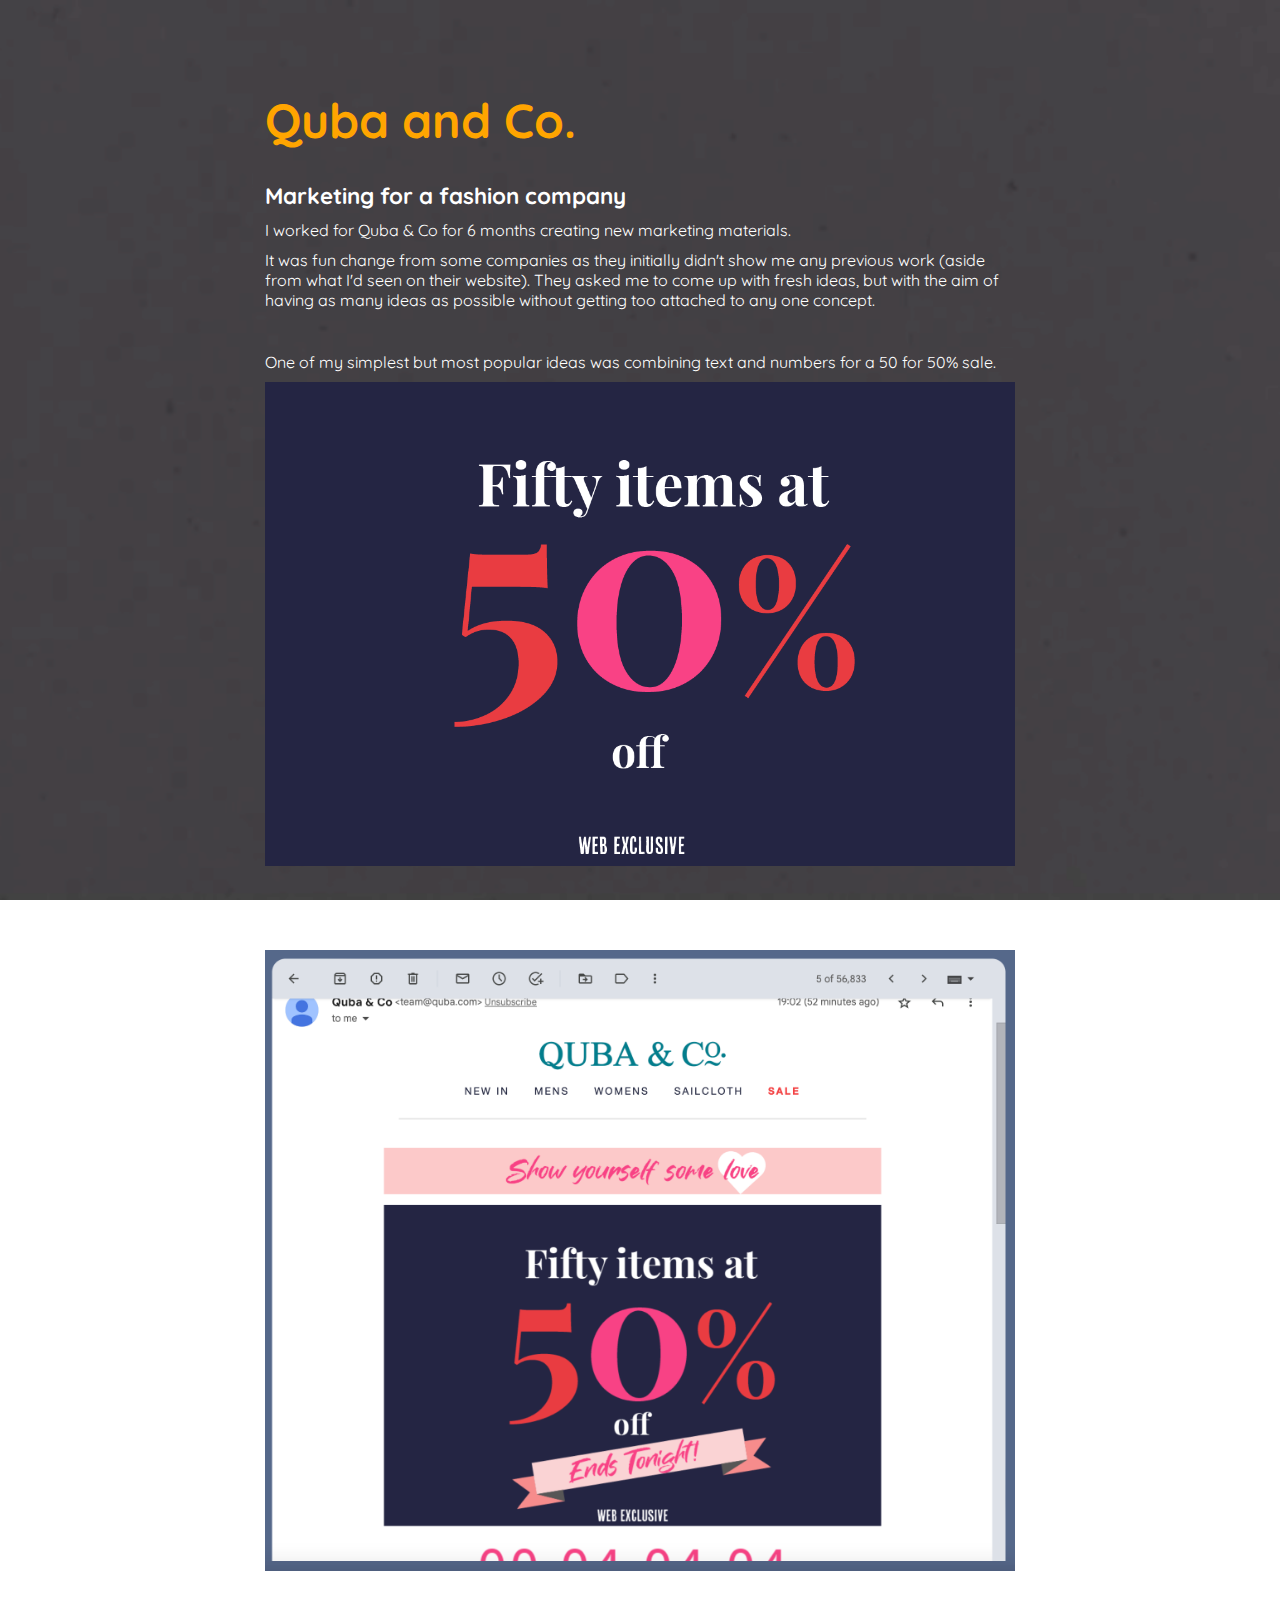
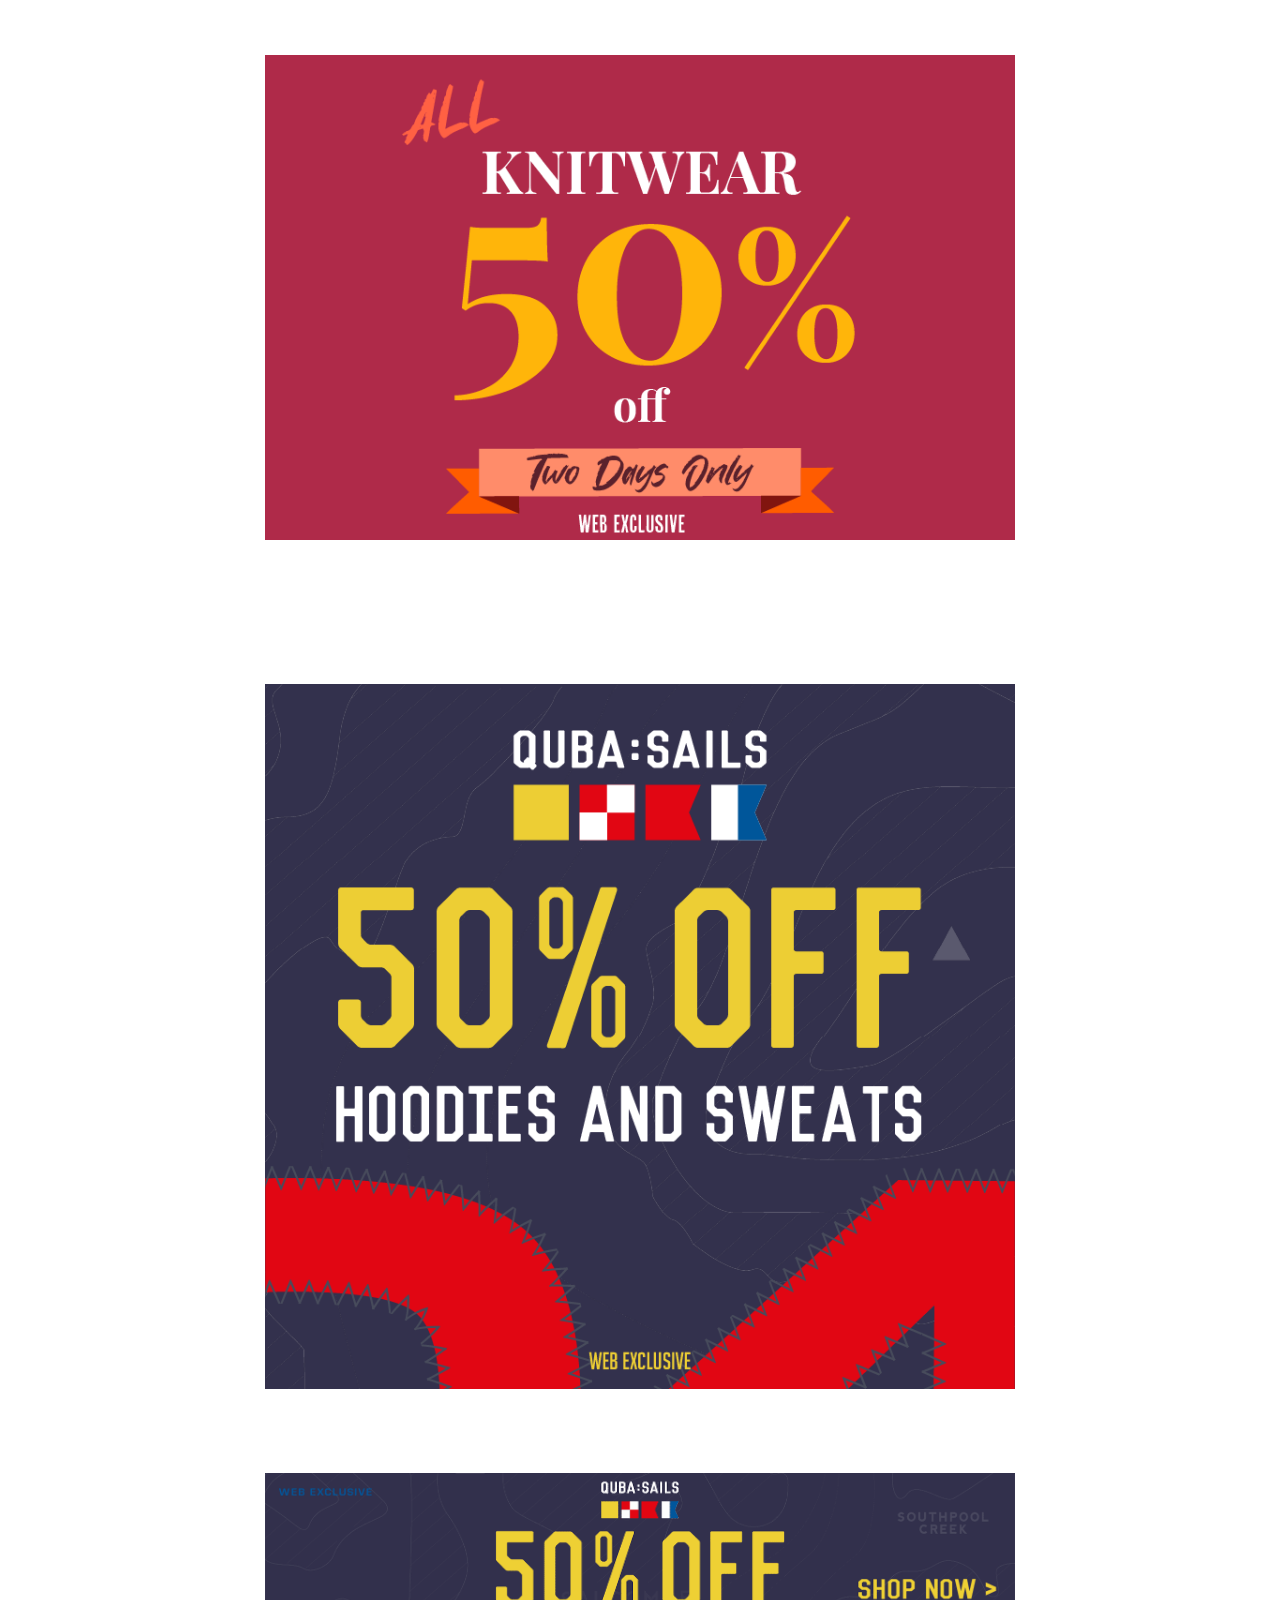
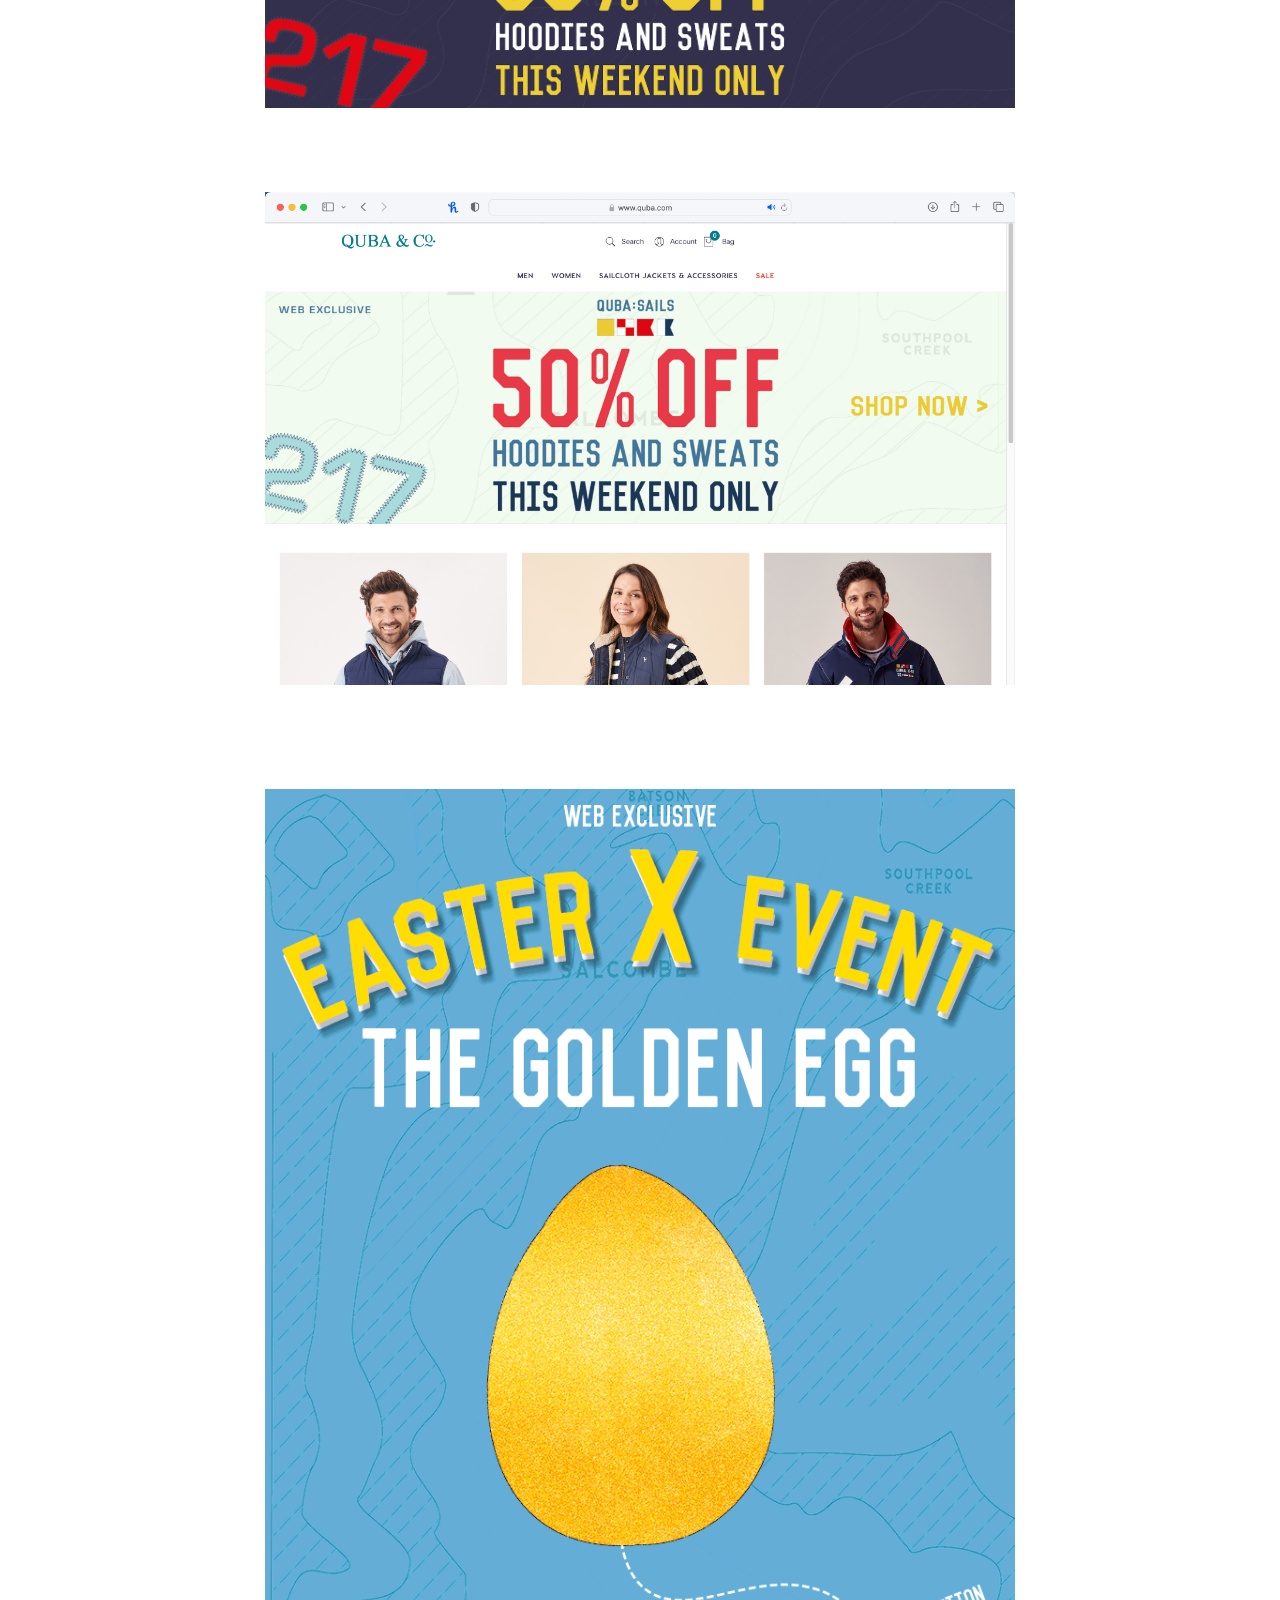
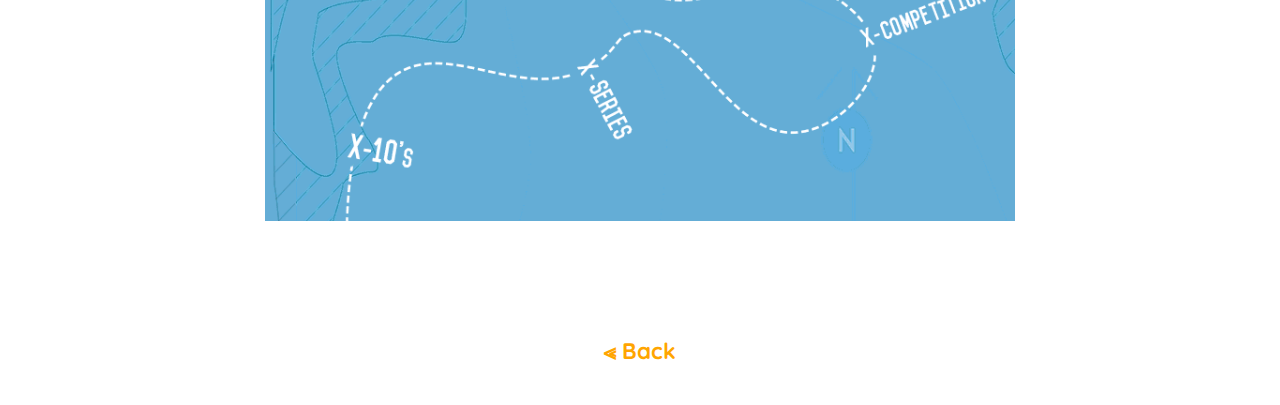
<file: docs/quba.html>
<!DOCTYPE html>
<html lang="en">
    <head>
        <meta charset="utf-8" />
        <meta name="viewport" content="width=device-width, initial-scale=1, shrink-to-fit=no" />
        <meta name="description" content="Ben Bayliss portfolio website" />
        <title>Misterben</title>

        <!--  <meta name="robots" content="noindex">-->

        <link rel="preconnect" href="https://fonts.googleapis.com" />
        <link rel="preconnect" href="https://fonts.gstatic.com" crossorigin />
        <link href="https://fonts.googleapis.com/css2?family=Quicksand&display=swap" rel="stylesheet" />

        <link rel="stylesheet" href="../css/style.css" />
    </head>

    <body>
		<div class="moreinfo">
		<h1>Quba and Co.</h1>
		
			<h3>Marketing for a fashion company</h3>

            <p>I worked for Quba &amp; Co for 6 months creating new marketing materials.</p>

            <p class="spacer-after">It was fun change from some companies as they initially didn't show me any previous work (aside from what I'd seen on their website). They asked me to come up with fresh ideas, but with the aim of having as many ideas as possible without getting too attached to any one concept.</p>

            <p>One of my simplest but most popular ideas was combining text and numbers for a 50 for 50% sale.</p>

            <p><img src="../img/quba_50for50.png" alt="Quba - Fifty for 50"></p>

            <p>Here you can see it within an email, along with the closing tonight label added.</p>

            <p><img src="../img/quba_50for50-screenshot.png" alt="Quba - Fifty for 50 - ends tonight"></p>

            <p>This inspired other email campaigns including a knitting one.</p>
            
            <p><img src="../img/quba_knitwear.png" alt="Quba - knitwear promo"></p>

            <p>I also made campaigns inspired by some of their clothes designs. Here using the company's logo colour scheme to inspire the design, along with the numbers sewn in, a feature which appears in many of their clothes, which itself is inspired by the numbers on sail boats. The map in the background was also created from a map that appears on the clothes label tag.</p>
            
            <p><img src="../img/quba_50off-hoodies.png" alt="Quba - 50 of hoodies"></p>

            <p>Website banner from the same campaign</p>

            <p><img src="../img/quba_website_banner_anim.gif" alt="Quba - 50 of hoodies web banner"></p>

            <p>It was also reused with different colour schemes</p>

            <p><img src="../img/quba_50-off-hoodies-home-screenshot.jpg" alt="Quba - 50 of hoodies web banner - different version"></p>

            <p>For easter we ran a whole campaign using an egg (playing on the sound of "X") theme, here the final day shows a golden egg that I had fun animating.</p>

            <p><img src="../img/quba_egg_animation_email.gif" alt="Quba - easter promo"></p>


            
            

            





            <h3 class="links"><a title="back to main page" onclick="history.back();return false;"> &LessLess; Back</a></h3>
		</div>
	</body>
</file>
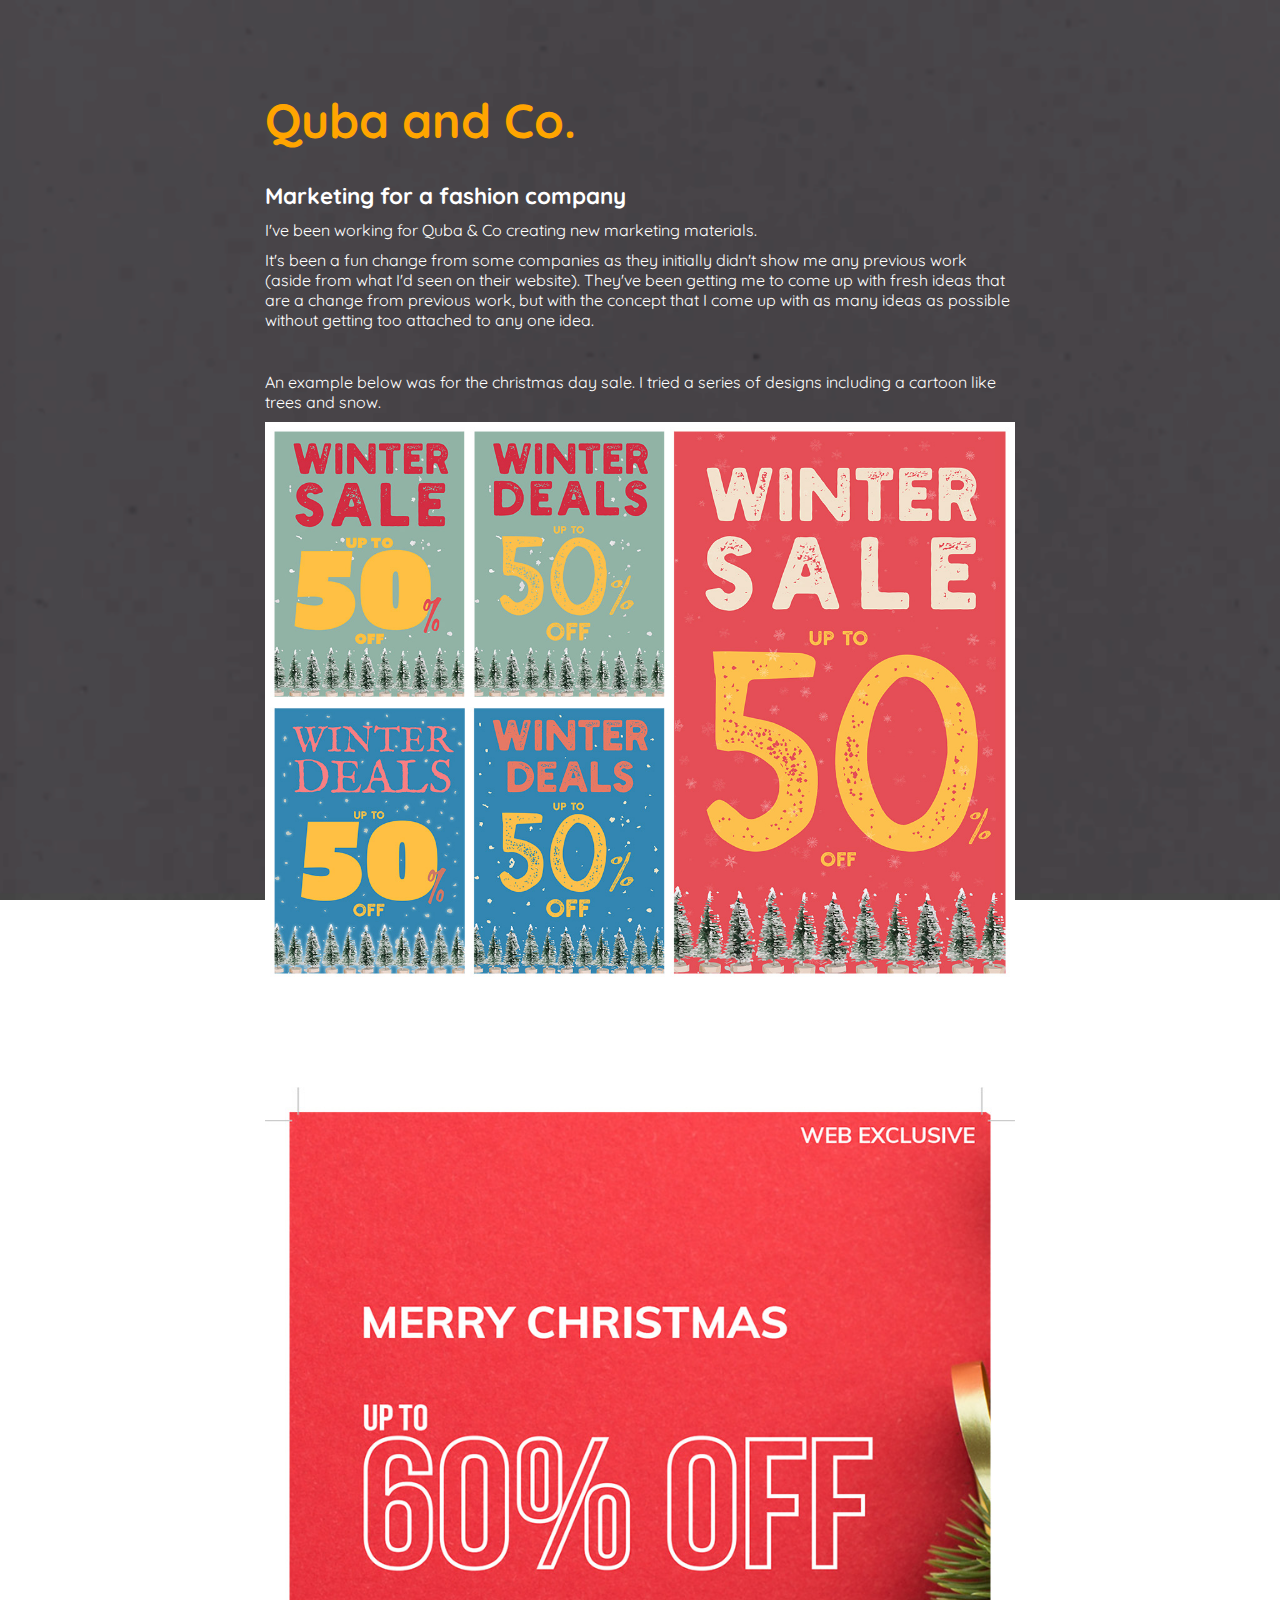
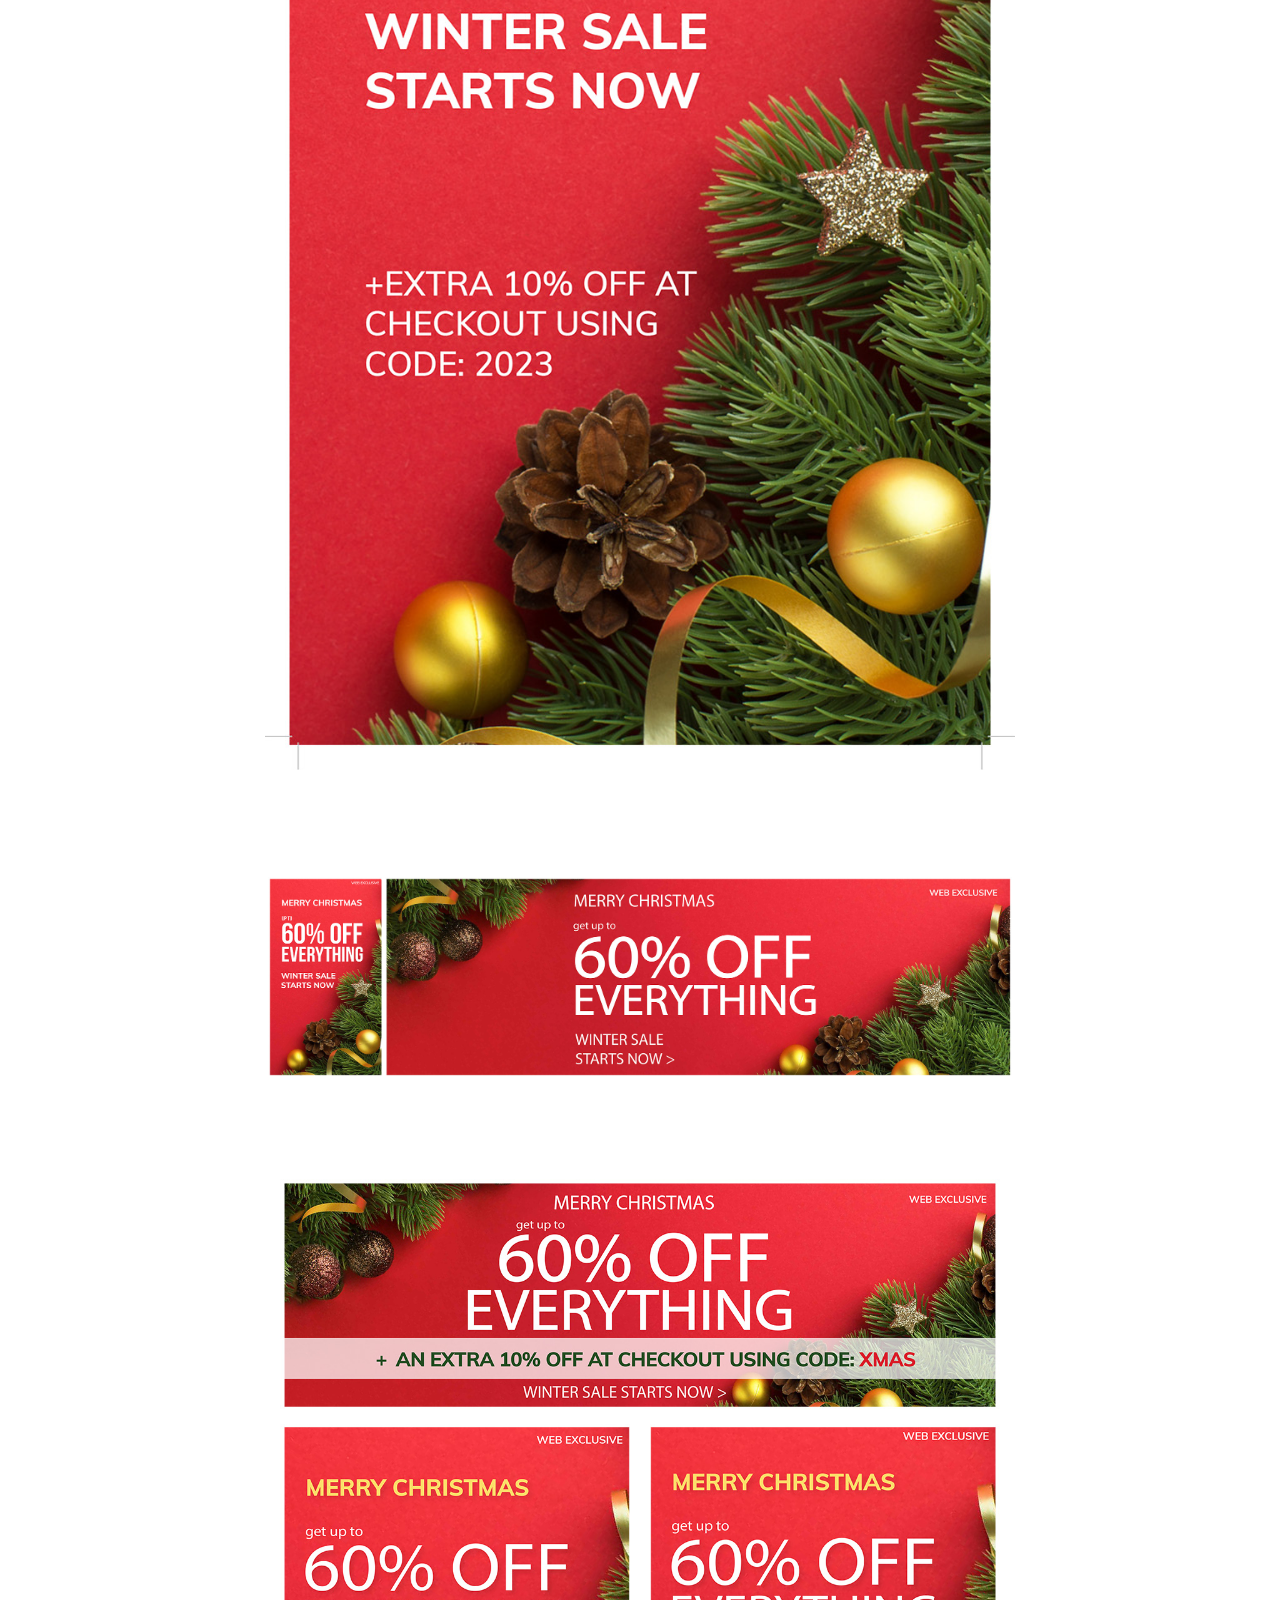
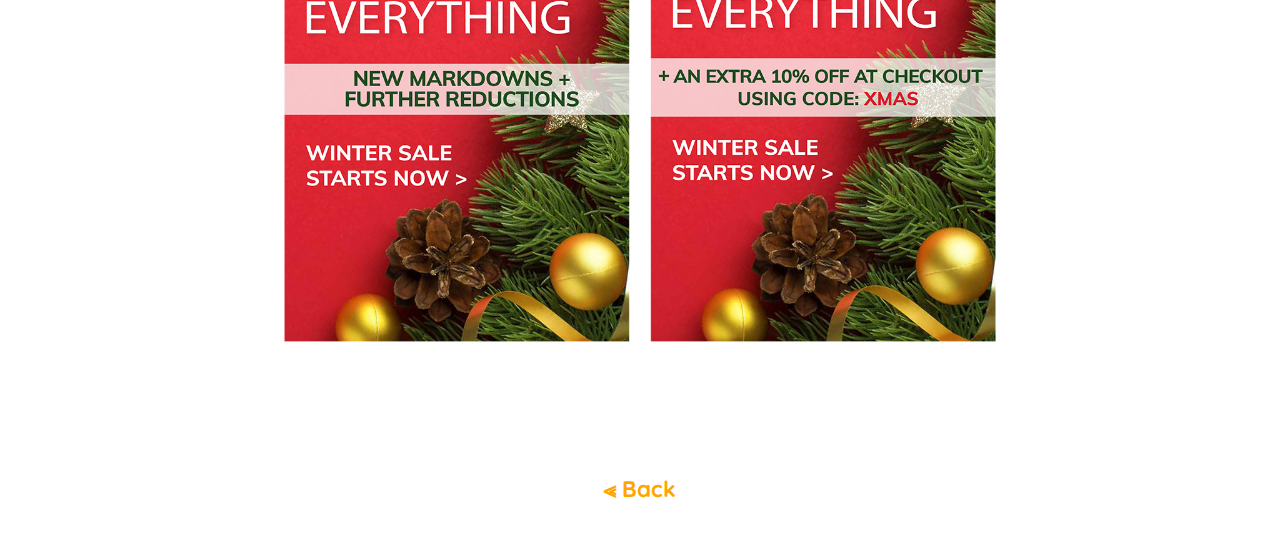
<file: docs/quba_2.html>
<!DOCTYPE html>
<html lang="en">
    <head>
        <meta charset="utf-8" />
        <meta name="viewport" content="width=device-width, initial-scale=1, shrink-to-fit=no" />
        <meta name="description" content="Ben Bayliss portfolio website" />
        <title>Misterben</title>

        <!--  <meta name="robots" content="noindex">-->

        <link rel="preconnect" href="https://fonts.googleapis.com" />
        <link rel="preconnect" href="https://fonts.gstatic.com" crossorigin />
        <link href="https://fonts.googleapis.com/css2?family=Quicksand&display=swap" rel="stylesheet" />

        <link rel="stylesheet" href="../css/style.css" />
    </head>

    <body>
		<div class="moreinfo">
		<h1>Quba and Co.</h1>
		
			<h3>Marketing for a fashion company</h3>

            <p>I've been working for Quba &amp; Co creating new marketing materials.</p>

            <p class="spacer-after">It's been a fun change from some companies as they initially didn't show me any previous work (aside from what I'd seen on their website). They've been getting me to come up with fresh ideas that are a change from previous work, but with the concept that I come up with as many ideas as possible without getting too attached to any one idea.</p>

            <p>An example below was for the christmas day sale. I tried a series of designs including a cartoon like trees and snow.</p>

            <p><img src="../img/quba_winter-sale-trees.jpg" alt="Quba - Ideas with trees"></p>

            <p>Then also had a play with Adobe Express and created this design, which turned out to be their favourite.</p>

            <p><img src="../img/quba_xmas_express.jpg" alt="Quba - Adobe Express play"></p>

            <p>The following designs show both the email design and home page banner. The main change requested was to change the outline text to solid as it was easier to read.</p>
            
            <p><img src="../img/quba_xmas_final_designs.jpg" alt="Quba - Final designs"></p>

            <p>As the campaign ran for a number of days, some alternatives were created from my designs.</p>
            
            <p><img src="../img/quba_xmas_updates.jpg" alt="Quba - updates to designs"></p>
            

            





            <h3 class="links"><a title="back to main page" onclick="history.back();return false;"> &LessLess; Back</a></h3>
		</div>
	</body>
</file>
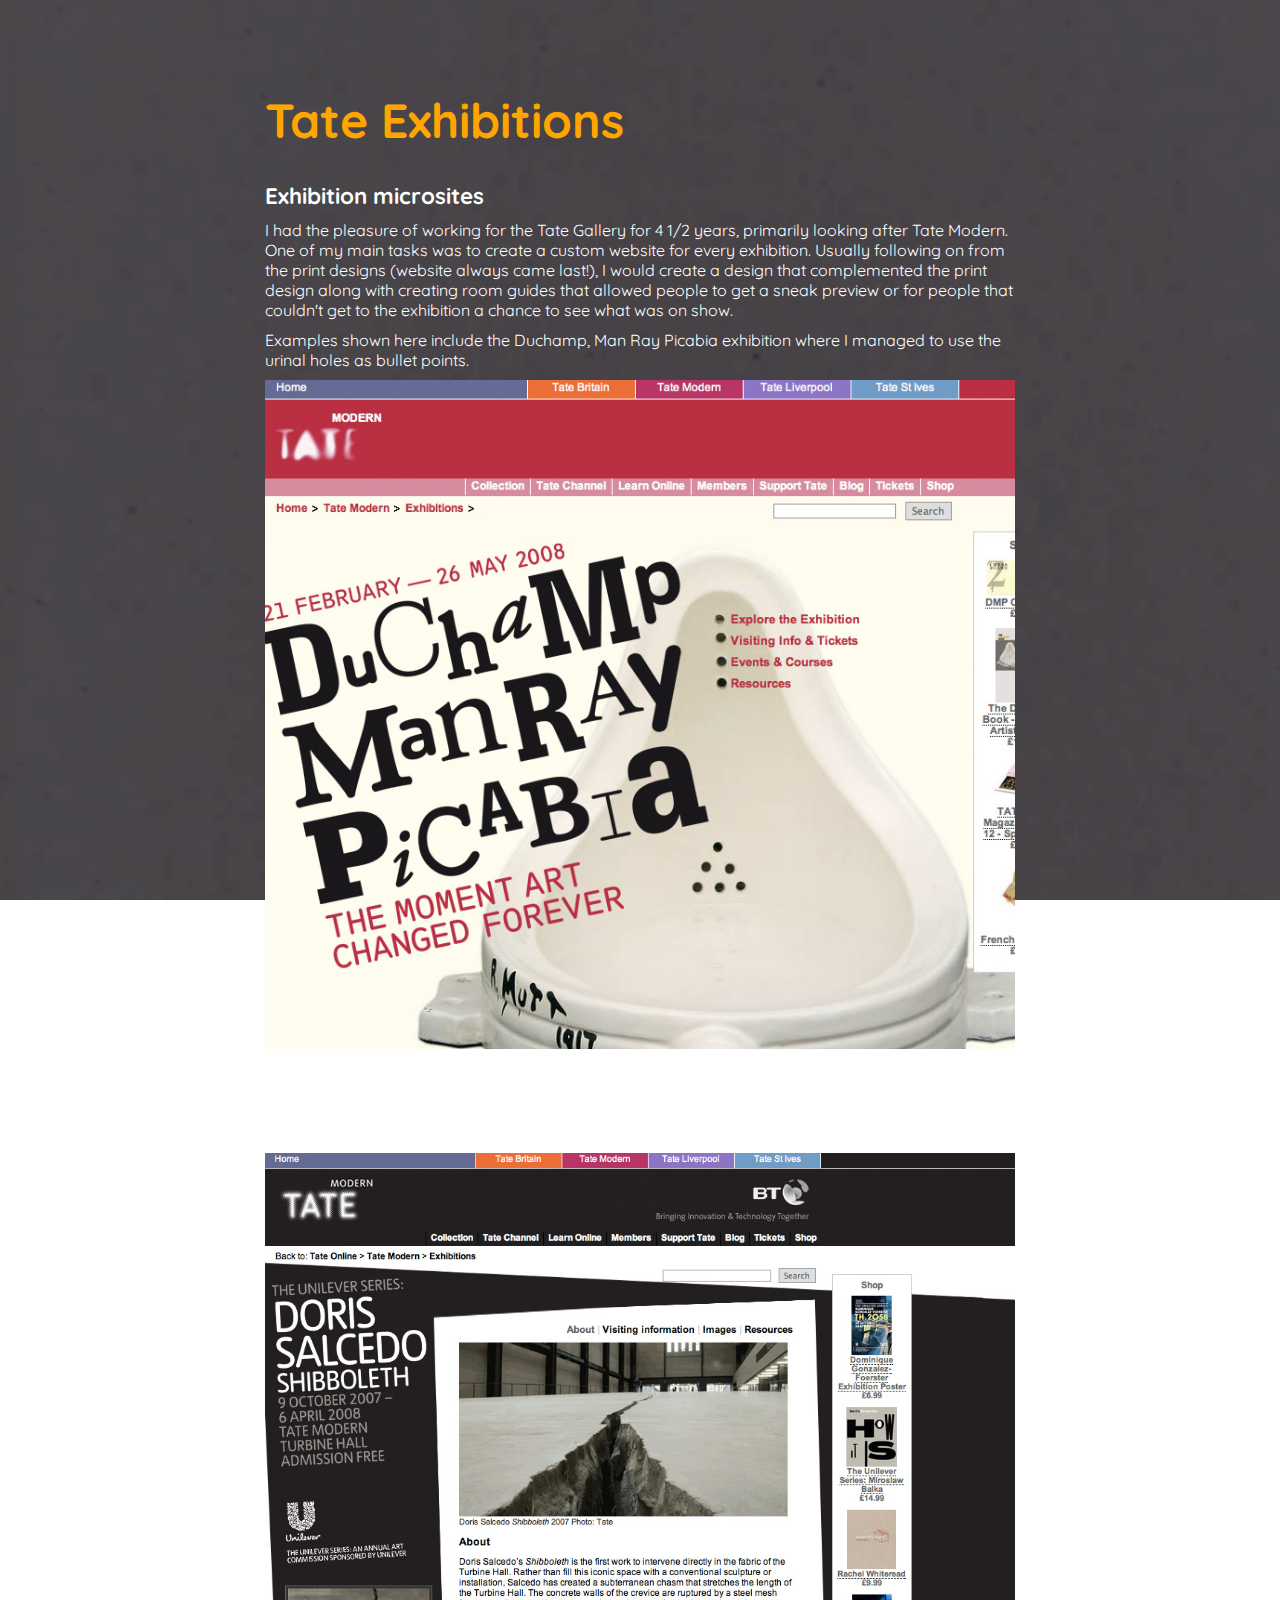
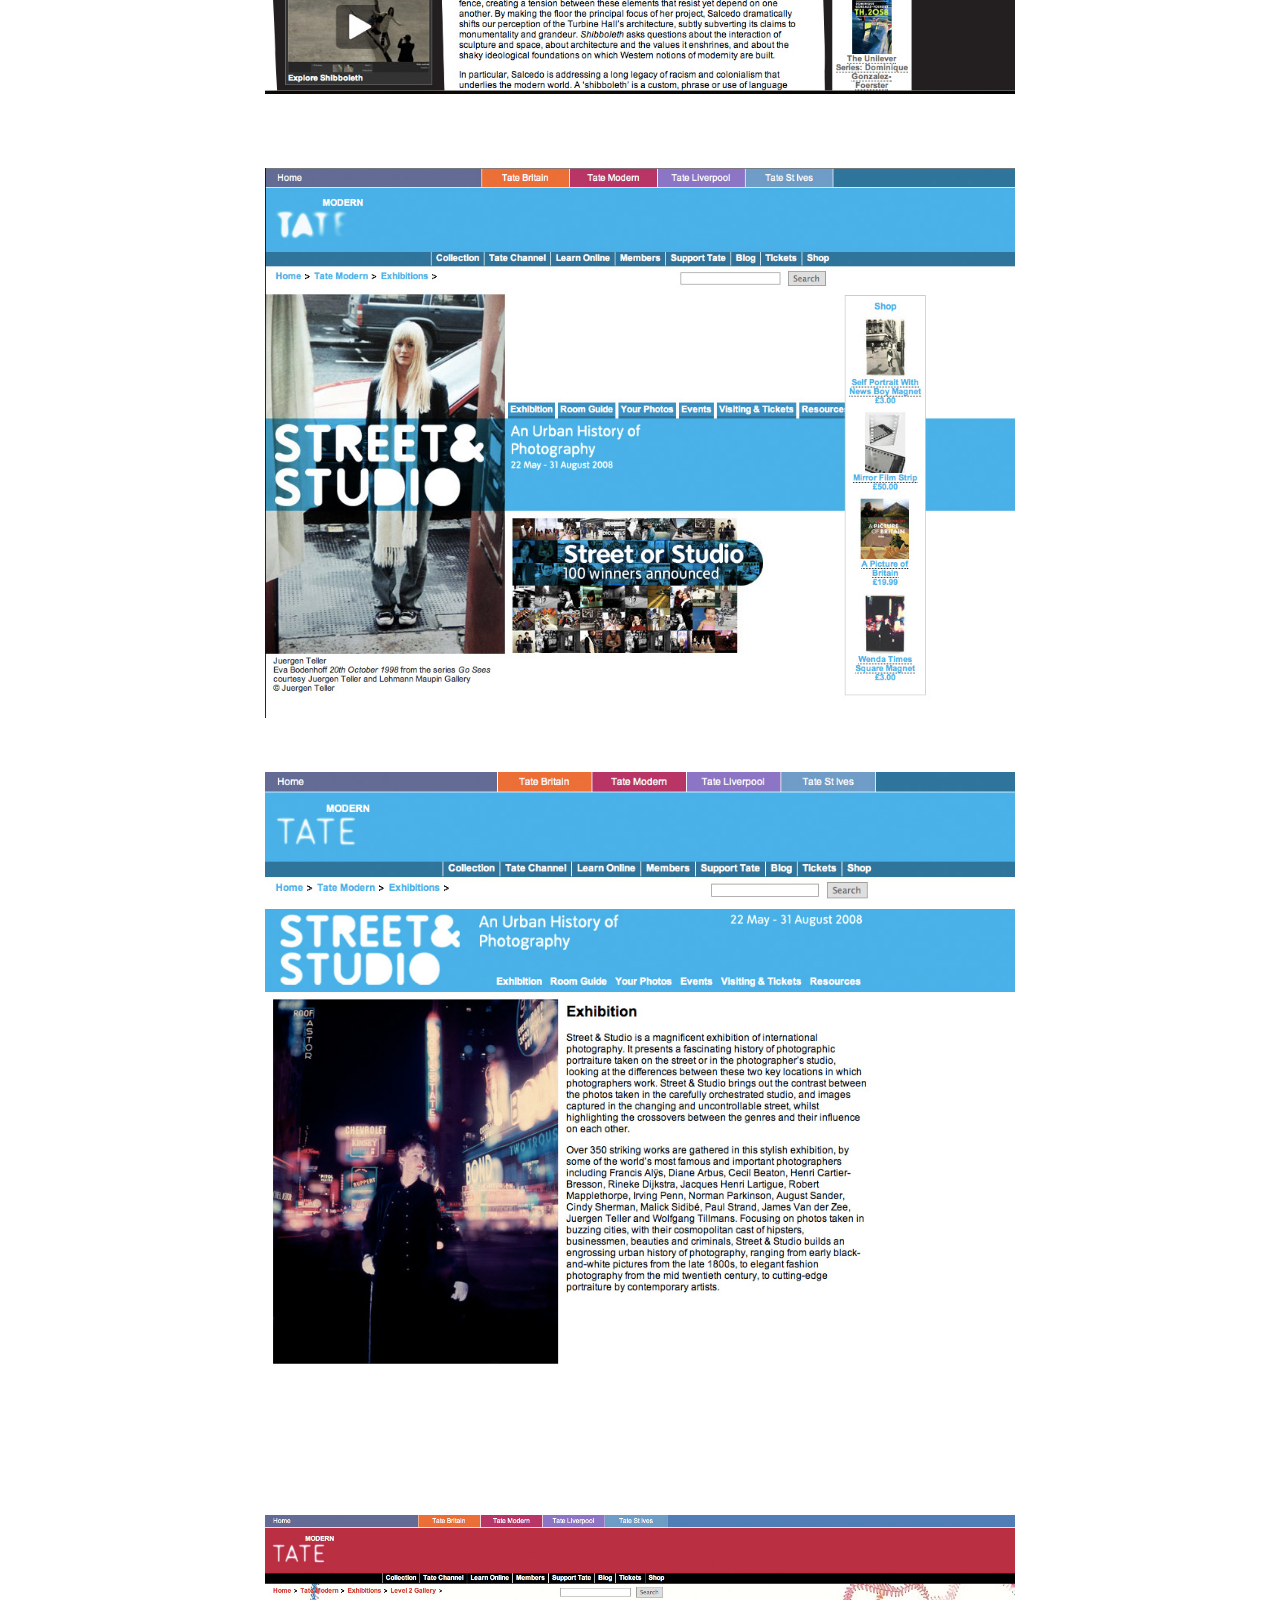
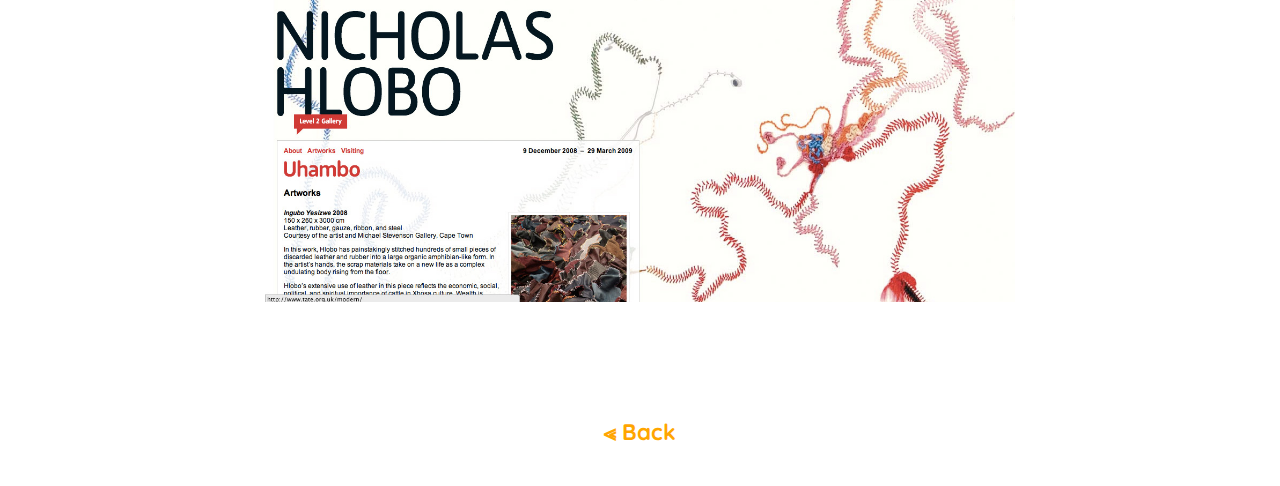
<file: docs/tate_exhibitions.html>
<!DOCTYPE html>
<html lang="en">
    <head>
        <meta charset="utf-8" />
        <meta name="viewport" content="width=device-width, initial-scale=1, shrink-to-fit=no" />
        <meta name="description" content="Ben Bayliss portfolio website" />
        <title>Misterben</title>

        <!--  <meta name="robots" content="noindex">-->

        <link rel="preconnect" href="https://fonts.googleapis.com" />
        <link rel="preconnect" href="https://fonts.gstatic.com" crossorigin />
        <link href="https://fonts.googleapis.com/css2?family=Quicksand&display=swap" rel="stylesheet" />

        <link rel="stylesheet" href="../css/style.css" />
    </head>

    <body>
		<div class="moreinfo">
		<h1>Tate Exhibitions</h1>

        <h3>Exhibition microsites</h3>
		
		<p>I had the pleasure of working for the Tate Gallery for 4 1/2 years, primarily looking after Tate Modern. One of my main tasks was to create a custom website for every exhibition. Usually following on from the print designs (website always came last!), I would create a design that complemented the print design along with creating room guides that allowed people to get a sneak preview or for people that couldn't get to the exhibition a chance to see what was on show.</p>
		
		<p>Examples shown here include the Duchamp, Man Ray Picabia exhibition where I managed to use the urinal holes as bullet points.</p>

        <p><img src="/img/tate_duchamp.jpg" alt="Screenshot of Duchamp, Man Ray, Picaba exhibition at Tate Modern"></p>
        
        <p>Doris Salcedo print artwork came in at an angle, so I created a website where nearly everything was slightly wonky.</p>

        <p><img src="/img/tate_salcedo.jpg" alt="Screenshot of Doris Salcedo exhibition at Tate Modern"></p>

        Street &amp; Studio was a fairly minimal design with a simple blue strip that I carried through each page.

        <p><img src="/img/tate_street+studio1.jpg" alt="Screenshot of Street &amp; Studio exhibition at Tate Modern"></p>

        <p><img src="/img/tate_street+studio2.jpg" alt="Screenshot of Street &amp; Studio exhibition at Tate Modern"></p>

        <p>I had more freedom (and less time) with Tate Modern's smaller exhibition space Level 2 Gallery, and got to create my own layouts, not following any existing print designs - so I would design sites inspired by the artwork on display. Here I used Nicholas Hlobo's beautiful patchworks as a colourful background with translucent text boxes.</p>

        <p><img src="/img/tate_level2.jpg" alt="Screenshot of Nichola Hlobo exhibition at Tate Modern"></p>

        <h3 class="links"><a title="back to main page" onclick="history.back();return false;"> &LessLess; Back</a></h3>
		</div>
	</body>
</file>
<file: css/style.css>
:root { font-size: 16px }
@media (max-width: 500px) { :root { font-size: 14px } }

* {
  margin: 0;
  padding: 0;
  box-sizing: border-box;
  /* border: solid 1px pink; */
}

::selection {
  background: #87cd33;
  color:white;
}

body {
  background-color: #3c3a36;
  background: url("/misterben/img/bg_filmgrain.gif") repeat center center fixed; 
 
  background: url("../img/bg_filmgrain.gif") repeat center center fixed;
  -webkit-background-size: cover;
  -moz-background-size: cover;
  -o-background-size: cover;
  background-size: cover;
  overflow: repeat;
  font-family: "Quicksand", monospace, sans-serif;
}

/* for mobile */
@media (max-width: 768px) {.classname:before {
    content: "";
    background-image: url("/img/grain.jpg");
    -webkit-background-size: cover;
    -moz-background-size: cover;
    -o-background-size: cover;
    background-repeat: no-repeat;
    background-position: center center;
    background-size: cover;
    background-attachment: fixed;
    z-index: 0;
    position: absolute;
    top: 0;
    right: 0;
    bottom: 0;
    left: 0;
    }
}

#videoBG {
    position: fixed;
    top:50%;
    left:50%;
    transform: translate(-50%, -50%);
    z-index: -1;
}

@media (min-aspect-ratio: 16/9){
    #videoBG {
        width: 100%;
        height: auto;
    }
}
@media (max-aspect-ratio: 16/9){
    #videoBG {
        width: auto;
        height: 100%;
    }
}

h1 { 
  font-size: 10vw;
  color: orange;
}
h2 { font-size: 2rem }

a:link {
  text-decoration: none;
}

a:hover {
  text-decoration: underline;
}

h3 { 
  padding-top: 2rem;
  font-size: 1.4rem;
}

h3 a:link {
  text-decoration: dotted;
}

h3 a:hover {
  text-decoration: underline;
}

.panel {
  text-align: center;
  /* outline: solid orange; */
}

.panel img {
  width: auto;
  height: 60vh;
  
  /* height: clamp(200px, 50vw, 550px); */
/*    opacity: 0.7;*/
}

.panel div {
  display: flex;
}

.container2 .panel {
  background-color: white;
  max-height: 230px;
  /* margin: auto; */
  display: flex;
}

.container2 .panel img {
  max-height: 60%;
  margin: auto;
}

ul {
  padding-left: 1rem;
  list-style: none;
}

li {
  flex-shrink: 0;
/*  width: clamp(500px, 60vw, 800px);*/
  padding-right: 1rem;
}

header {height: 80vh}
/*footer {height: 50vh}*/

.beta {
    font-size:2rem  
}

footer div {
    font-size:1.52rem;
    font-weight: bold;
    padding-bottom: 2rem;
}

:any-link { color: orange; }

.df {
    display: flex;
    align-items: center;
    justify-content: center;
}

.loader {
  position: fixed;
  top: 0;
  left: 0;
  right: 0;
  bottom: 0;
  background: black;
  color: white;
    z-index: 9999;
}

.main-content {
  overflow-x: hidden;
}

.wrapper {
  display: flex;
}

.img-gallery:not(.last) {
    border: solid orange;
/*  padding-bottom: 1rem;*/
}

.label-text .text {
  font-size: clamp(5rem, 6vw, 6rem);
  line-height: 1;
  font-weight: 900;
}

/*/############   old movie style  ##*/

#title{  opacity:0.7;}

/* hide background video play button on iphone an others */
/* This used to work for the parent element of button divs */
/* But it does not work with newer browsers, the below doesn't hide the play button parent div */

*::-webkit-media-controls-panel {
  display: block;
  -webkit-appearance: none;
}

/* Old shadow dom for play button */

*::-webkit-media-controls-play-button {
  display: none!important;
  -webkit-appearance: none;
}

/* New shadow dom for play button */

/* This one works! */

*::-webkit-media-controls-start-playback-button {
  display: none!important;
  -webkit-appearance: none;
}

/* ############# contact form ######### */

footer div span.wobble {
    display:inline-block;
    text-align: center;
    width: 100%;
    color: orange;
}

/* reset */
#fs-frm input,
#fs-frm select,
#fs-frm textarea,
#fs-frm fieldset,
#fs-frm optgroup,
#fs-frm label,
#fs-frm #card-element:disabled {
  font-family: inherit;
  font-size: 100%;
  color: inherit;
  border: none;
  border-radius: 0;
  display: block;
  width: 100%;
  padding: 0;
  margin: 0;
  -webkit-appearance: none;
  -moz-appearance: none;
}
#fs-frm label,
#fs-frm legend,
#fs-frm ::placeholder {
  font-size: .82rem;
  margin-bottom: .5rem;
  padding-top: .2rem;
  display: flex;
  align-items: baseline;
}

#fs-frm label {
    font-size: 1.2rem;
}

#fs-frm [type="submit"] {
    font-size: 1.2rem;
}

/* border, padding, margin, width */
#fs-frm input,
#fs-frm select,
#fs-frm textarea,
#fs-frm #card-element {
  border: 5px solid rgba(0,0,0,0.2);
  border-radius: 13px;
  background-color: rgba(255,255,255,0.9);
  padding: .75em 1rem;
  margin-bottom: 1.5rem;
}
#fs-frm input:focus,
#fs-frm select:focus,
#fs-frm textarea:focus {
  background-color: white;
  outline-style: solid;
  outline-width: thin;
  outline-color: gray;
  outline-offset: -1px;
}
#fs-frm [type="text"],
#fs-frm [type="email"] {
  width: 100%;
}
#fs-frm [type="button"],
#fs-frm [type="submit"],
#fs-frm [type="reset"] {
  width: auto;
  cursor: pointer;
  -webkit-appearance: button;
  -moz-appearance: button;
  appearance: button;
}
#fs-frm [type="button"]:focus,
#fs-frm [type="submit"]:focus,
#fs-frm [type="reset"]:focus {
  outline: none;
}
#fs-frm [type="submit"],
#fs-frm [type="reset"] {
  margin-bottom: 0;
}
#fs-frm select {
  text-transform: none;
}




/* fix sections */
/* ######################### */

html {
  margin: 0;
}

body { 
  margin: 0;
}

aside {
  width: 100%;
/*  height: 20vh;*/
  overflow: hidden;
/*  border: solid red;*/
}

.panel {
  font-weight: 300;
/*    background-color: aquamarine;*/
/*
    width: 800px;
	height: 300px;
*/
    color: black;
    padding: 5px;
    margin: 5px;
}


.container3 {
  flex-direction: row;
}

.container3 .panel {
  min-width: 735px;
  outline: solid yellow;
}
/* side css */
.container, .container1, .container2, .container3, .container4, .container5 {
/*
  width: 500%;
  height: 100%;
*/
  display: flex;
  /* flex-wrap: nowrap; */
}

.box {
  /* background-color: green; */
  width: 100px;
  height: 100px;
}

.content {
  display: flex;
  justify-content: center;
  align-items: center;
  height: 100vh;
  overflow: hidden;
}

.spacer-after {
  padding-bottom: 2em;
}

.moreinfo ol {
  border: dotted orange;
  list-style-position:outside;
  margin-left: 2.2em;
}

.moreinfo li {
padding-left: 1em;
padding-bottom: 2em;
}

.moreinfo li b {
  margin-left: -1.5em;
  padding-right: 0.8em;
  font-size: larger;
  display: block;
  clear: left;
  }

.blue {
  background-color: blue;
}

.red {
  background-color: red;
}

.square {
  width: 100px;
  height: 100px;
  background-color: black;
}

.anchors {
  position: fixed;
  top: 50%;
  right: 40px;
  display: flex;
  flex-direction: column;
  transform: translateY(-50%);
}

span {
    display: block;
    color: #fff;
/*    padding: 20px;*/
  }


.moreinfo {
  color: white;
	margin: auto;
	margin-top: 10vh;
	width: 80%;
  max-width: 750px;
}

.moreinfo img {
  margin: auto auto 40px 0;
  padding: auto;
  width: 100%;
  max-width: 750px;
  /* outline: solid orange; */
}

/* .moreinfo button {
  outline:none;
} */

.moreinfo p, .moreinfo button {
	margin-top: 10px;
}
.moreinfo h1 {
	font-size: 3em
}

.moreinfo h3 a, .moreinfo h3 button, #sliders h3 a {
  display: flex;
  justify-content:center;
  margin: 40px;
  color: orange;
}

/* before-after slider tweaks */
.label {
  font-size:2.5em;
  max-width: 805px;
  margin: auto;
  display: flex;
  justify-content: space-between;
}

#sliders {
  margin: auto;
}

#sliders {
  position: relative;
  margin: auto;
  max-width: 805px;
  text-align: center;
}

.cocoen {
  margin: 10px auto;
  width: 20wv;
  height: auto;
  clear: both;
  padding: 50px auto;
}

cocoen-component {
  border:solid orange 0px;
  margin-bottom: 15px;
}

cocoen-component::part(drag) {
  background: orange;
}
cocoen-component::part(drag)::before {
  border-color: orange;
}
</file>
